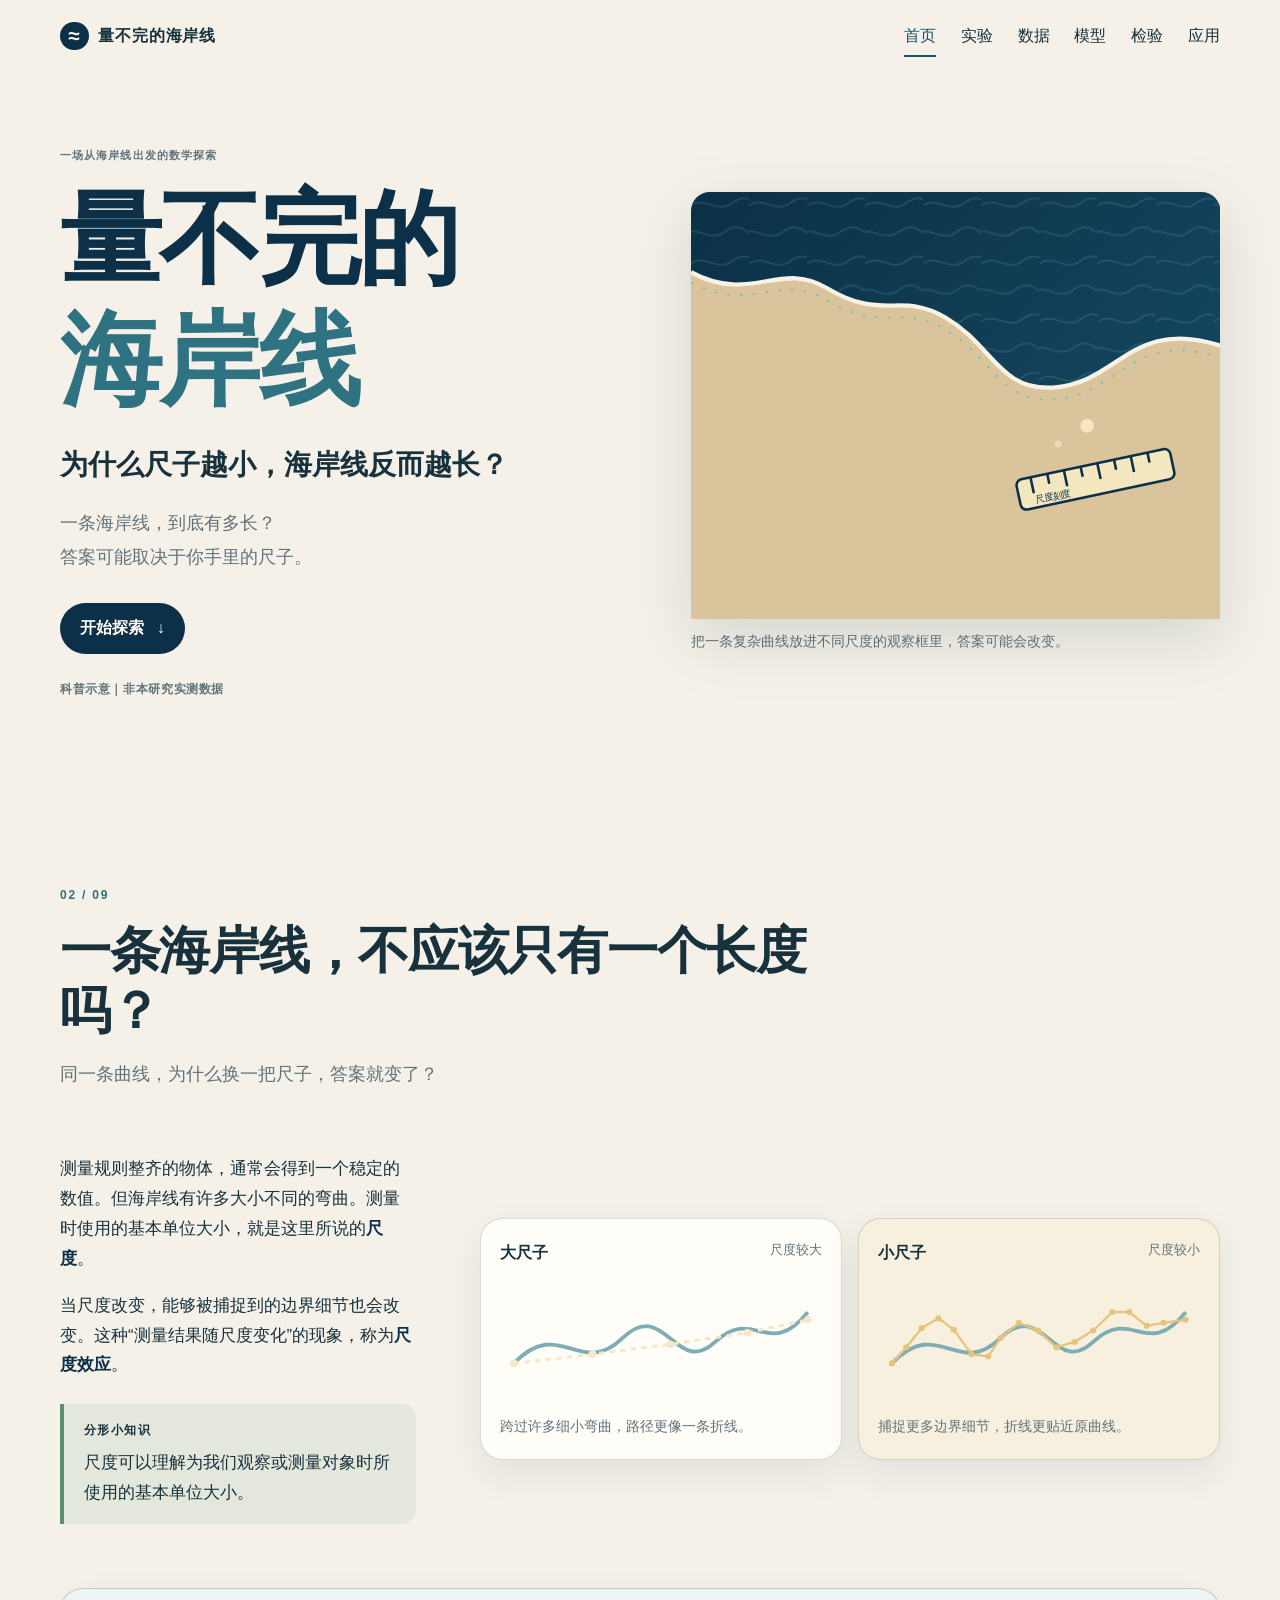
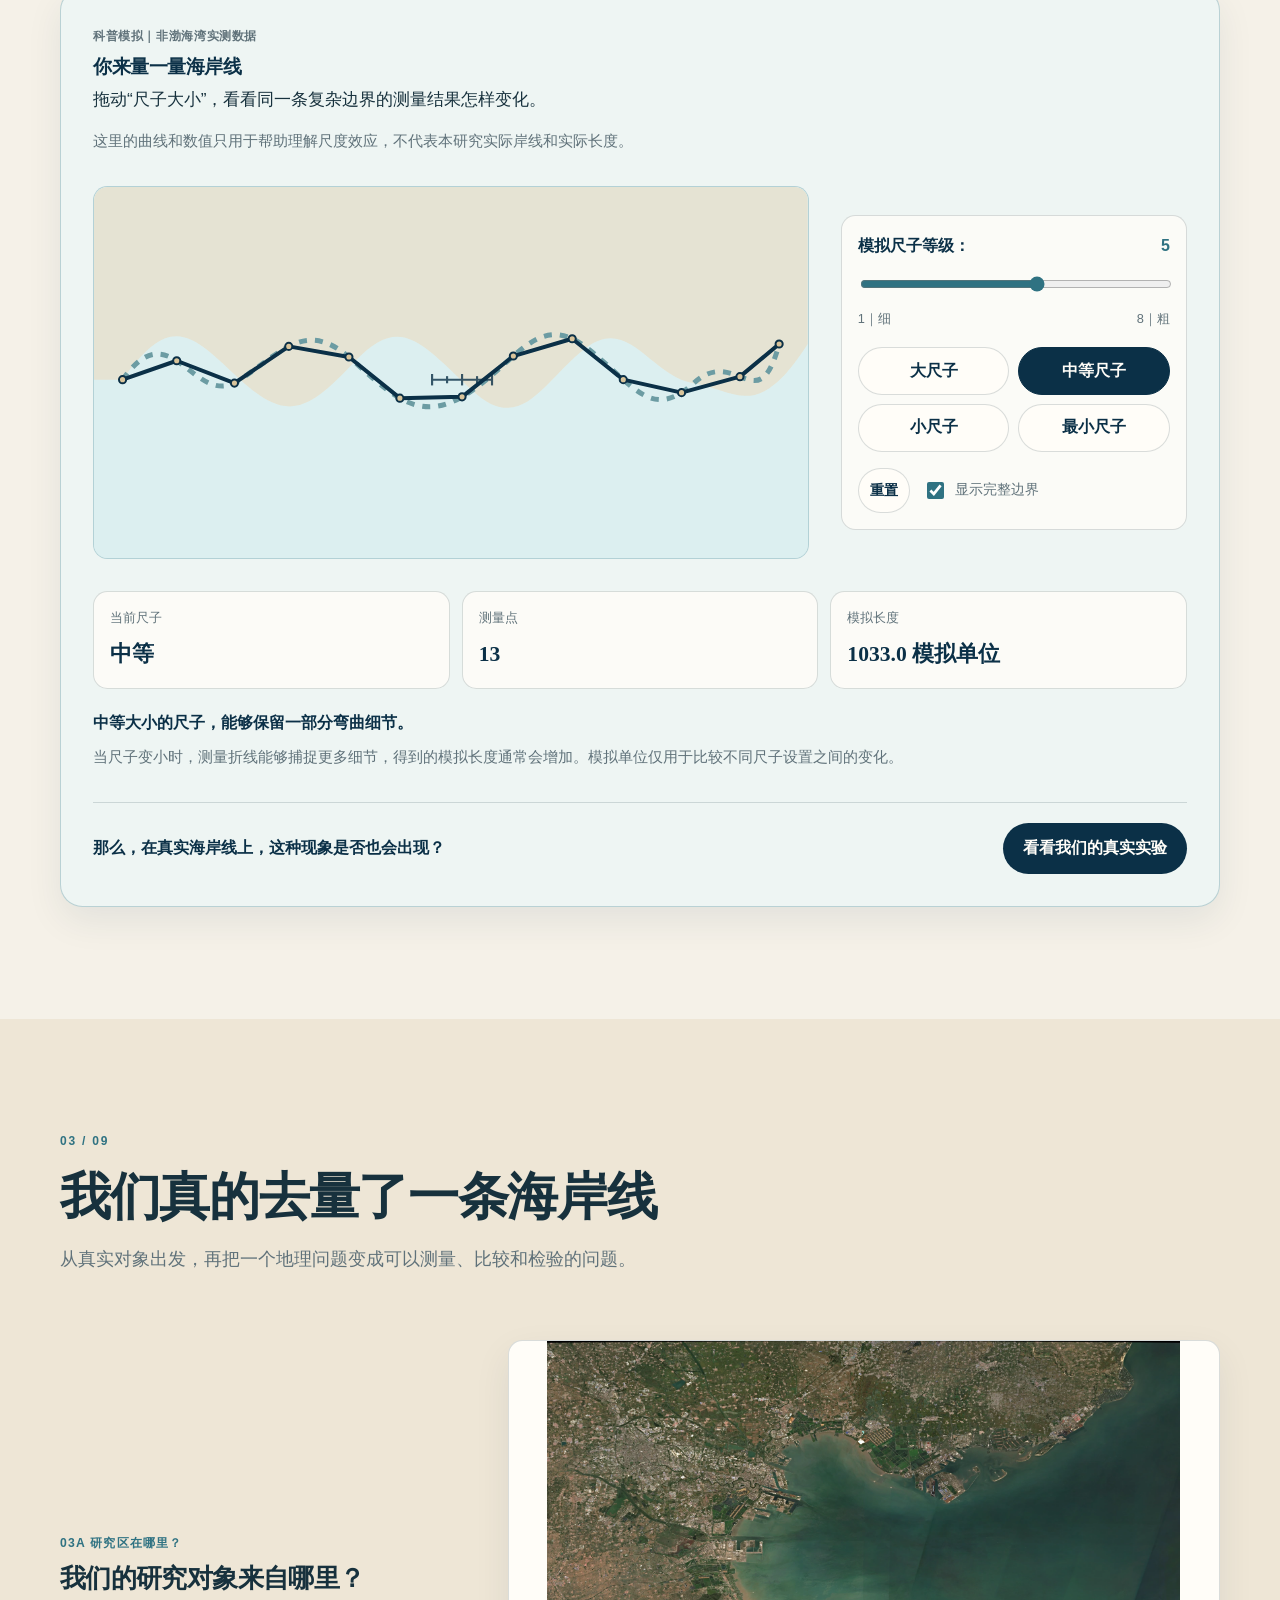
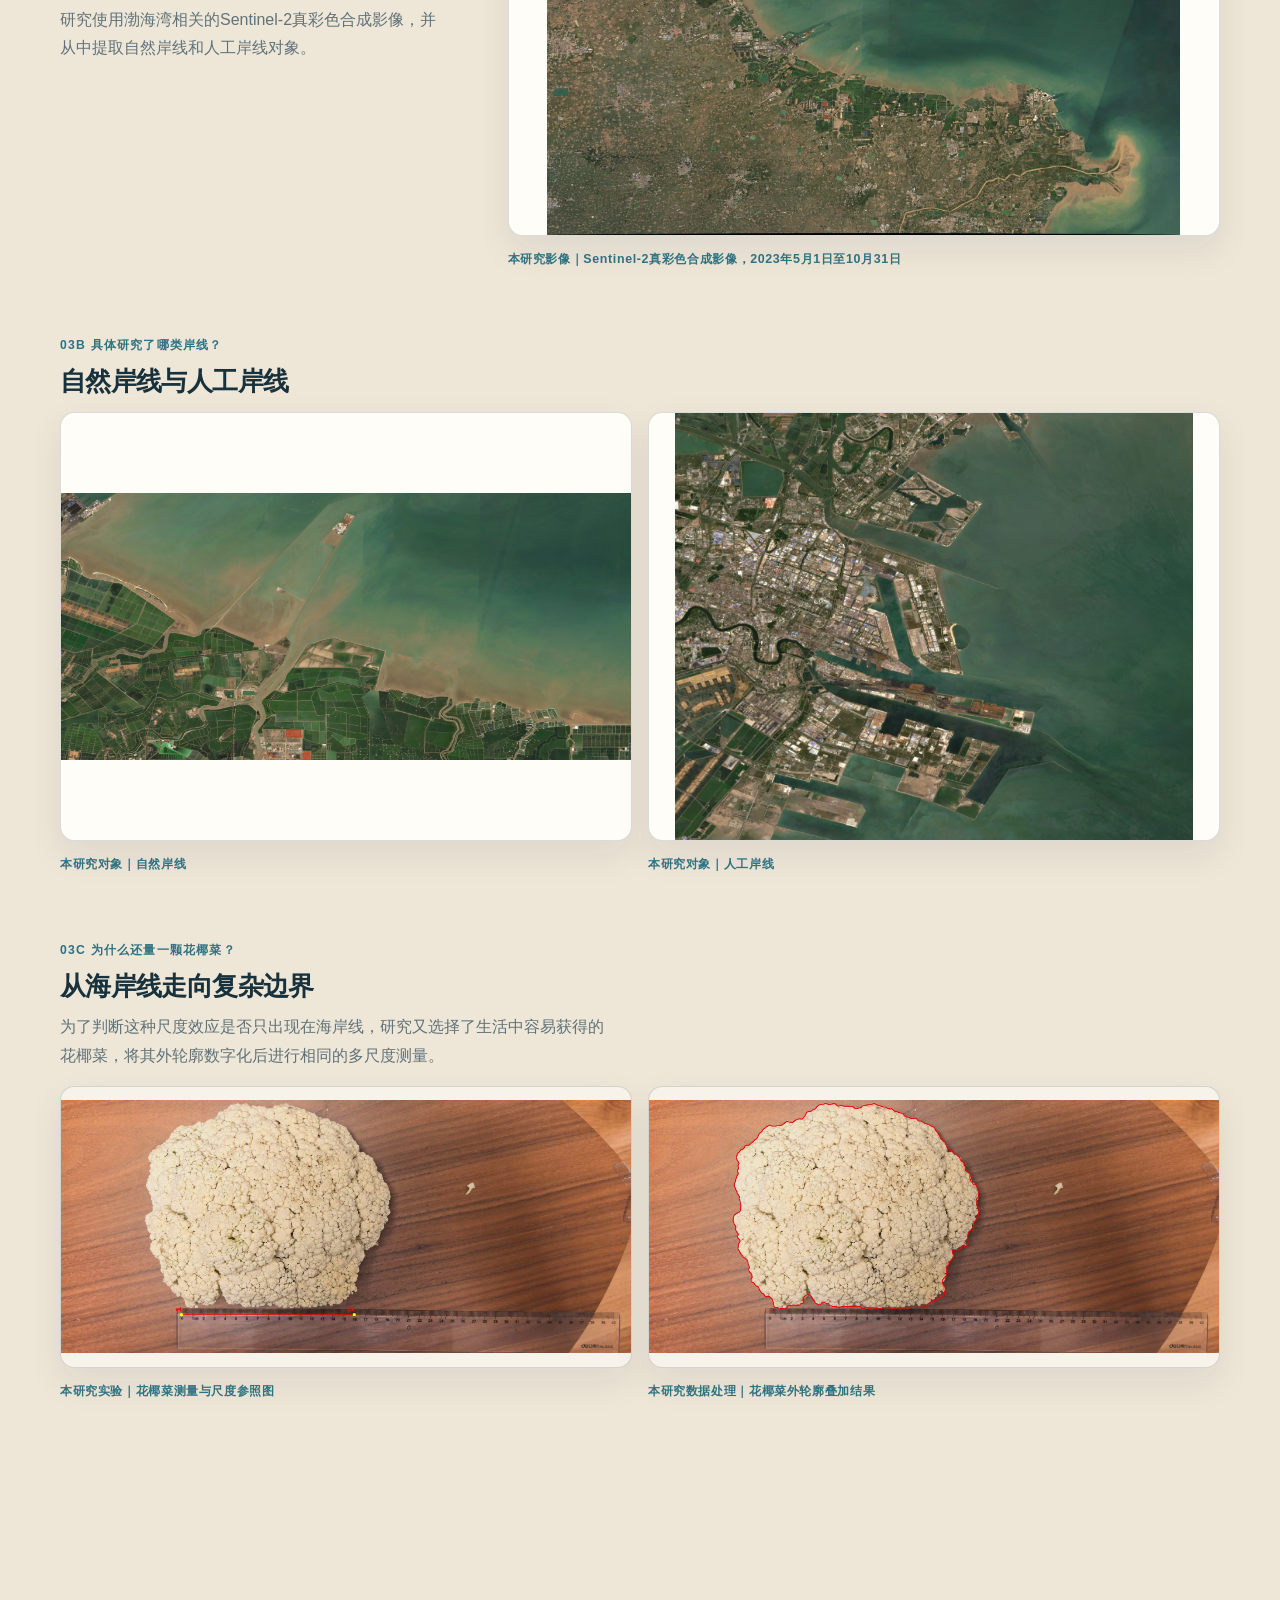
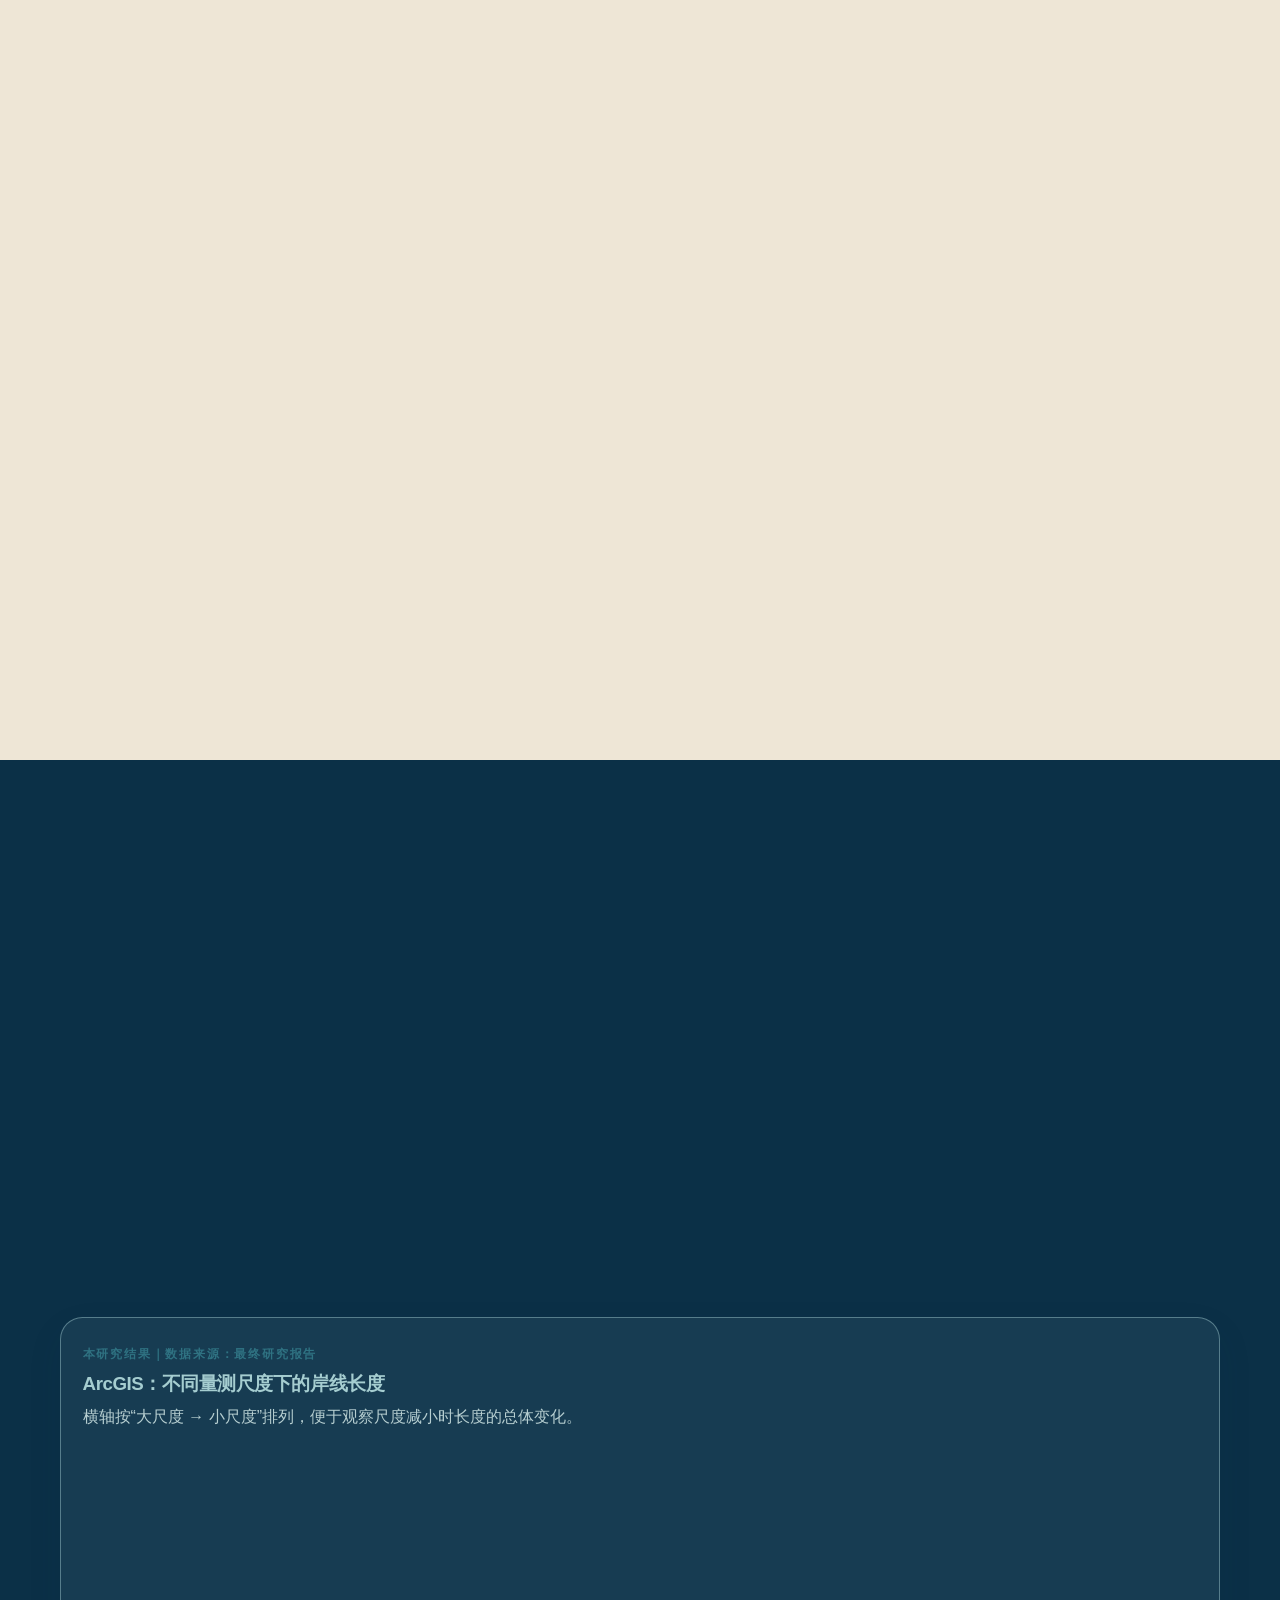
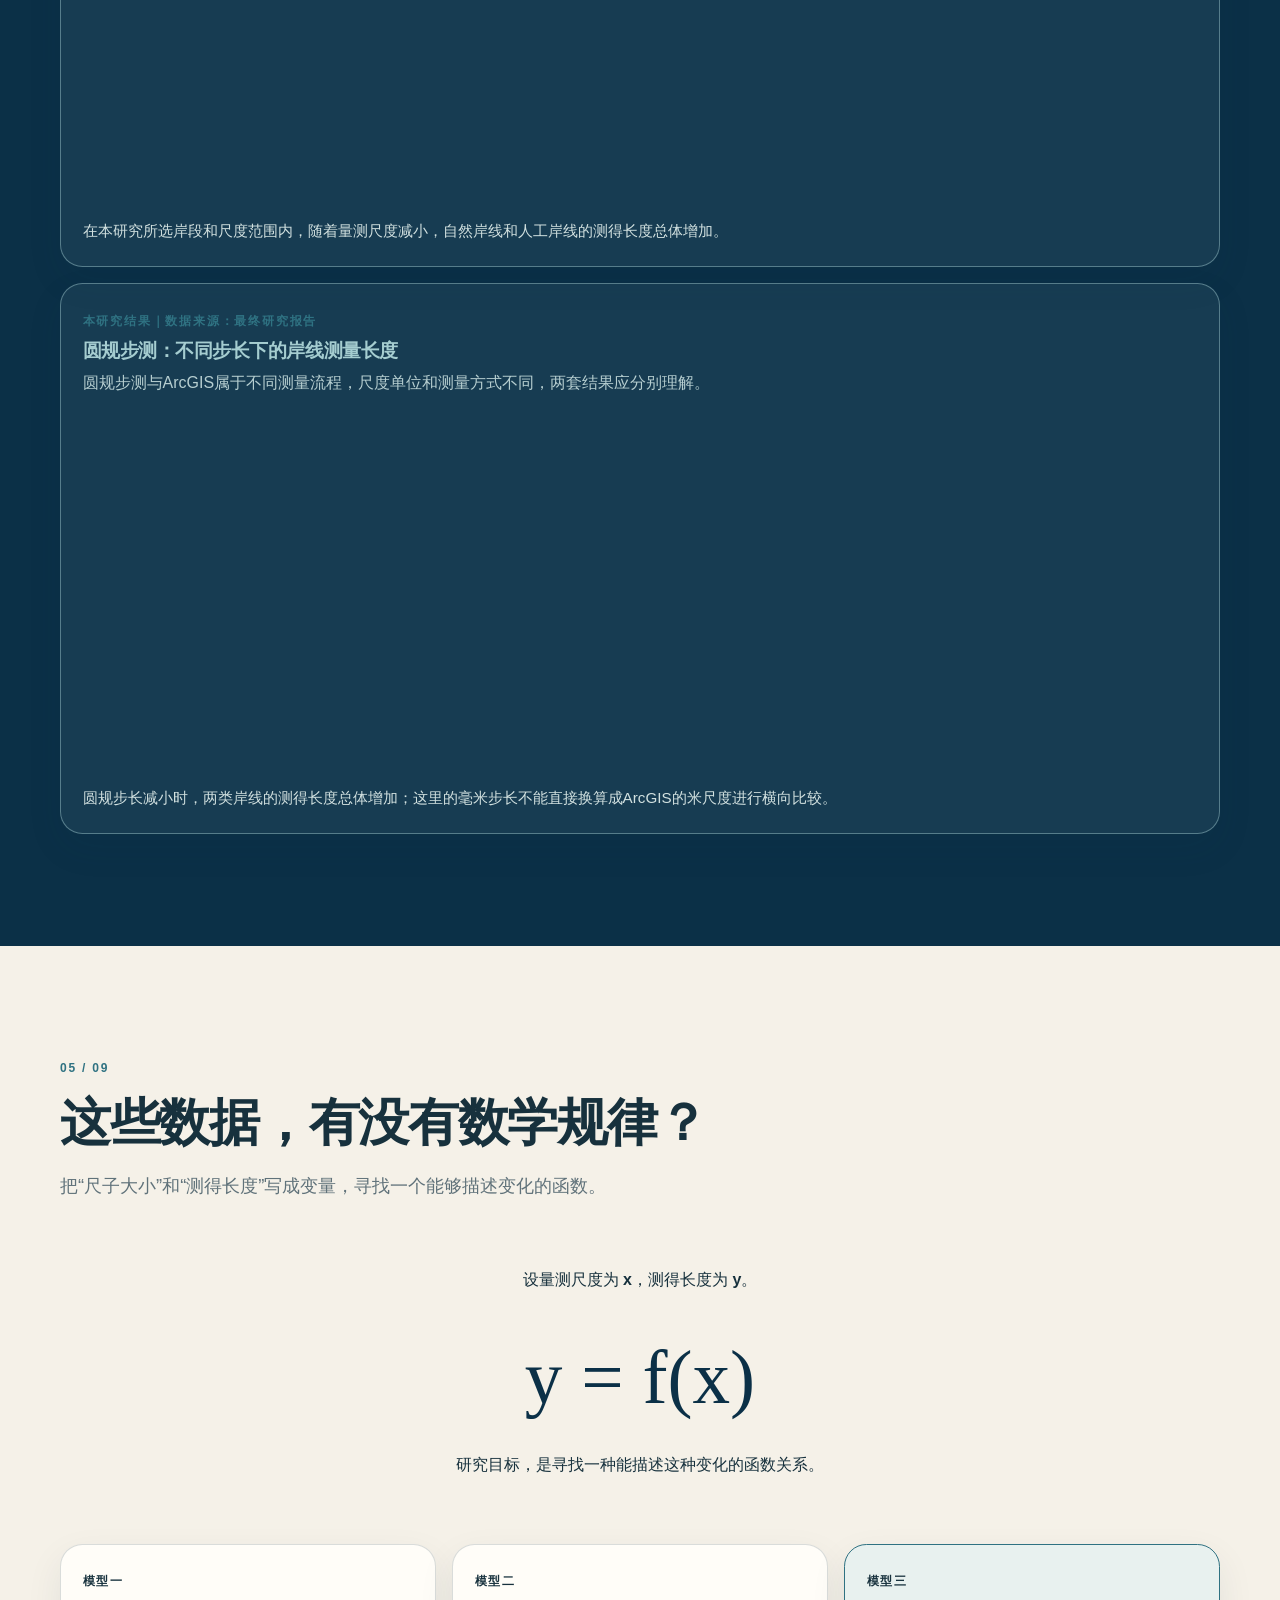
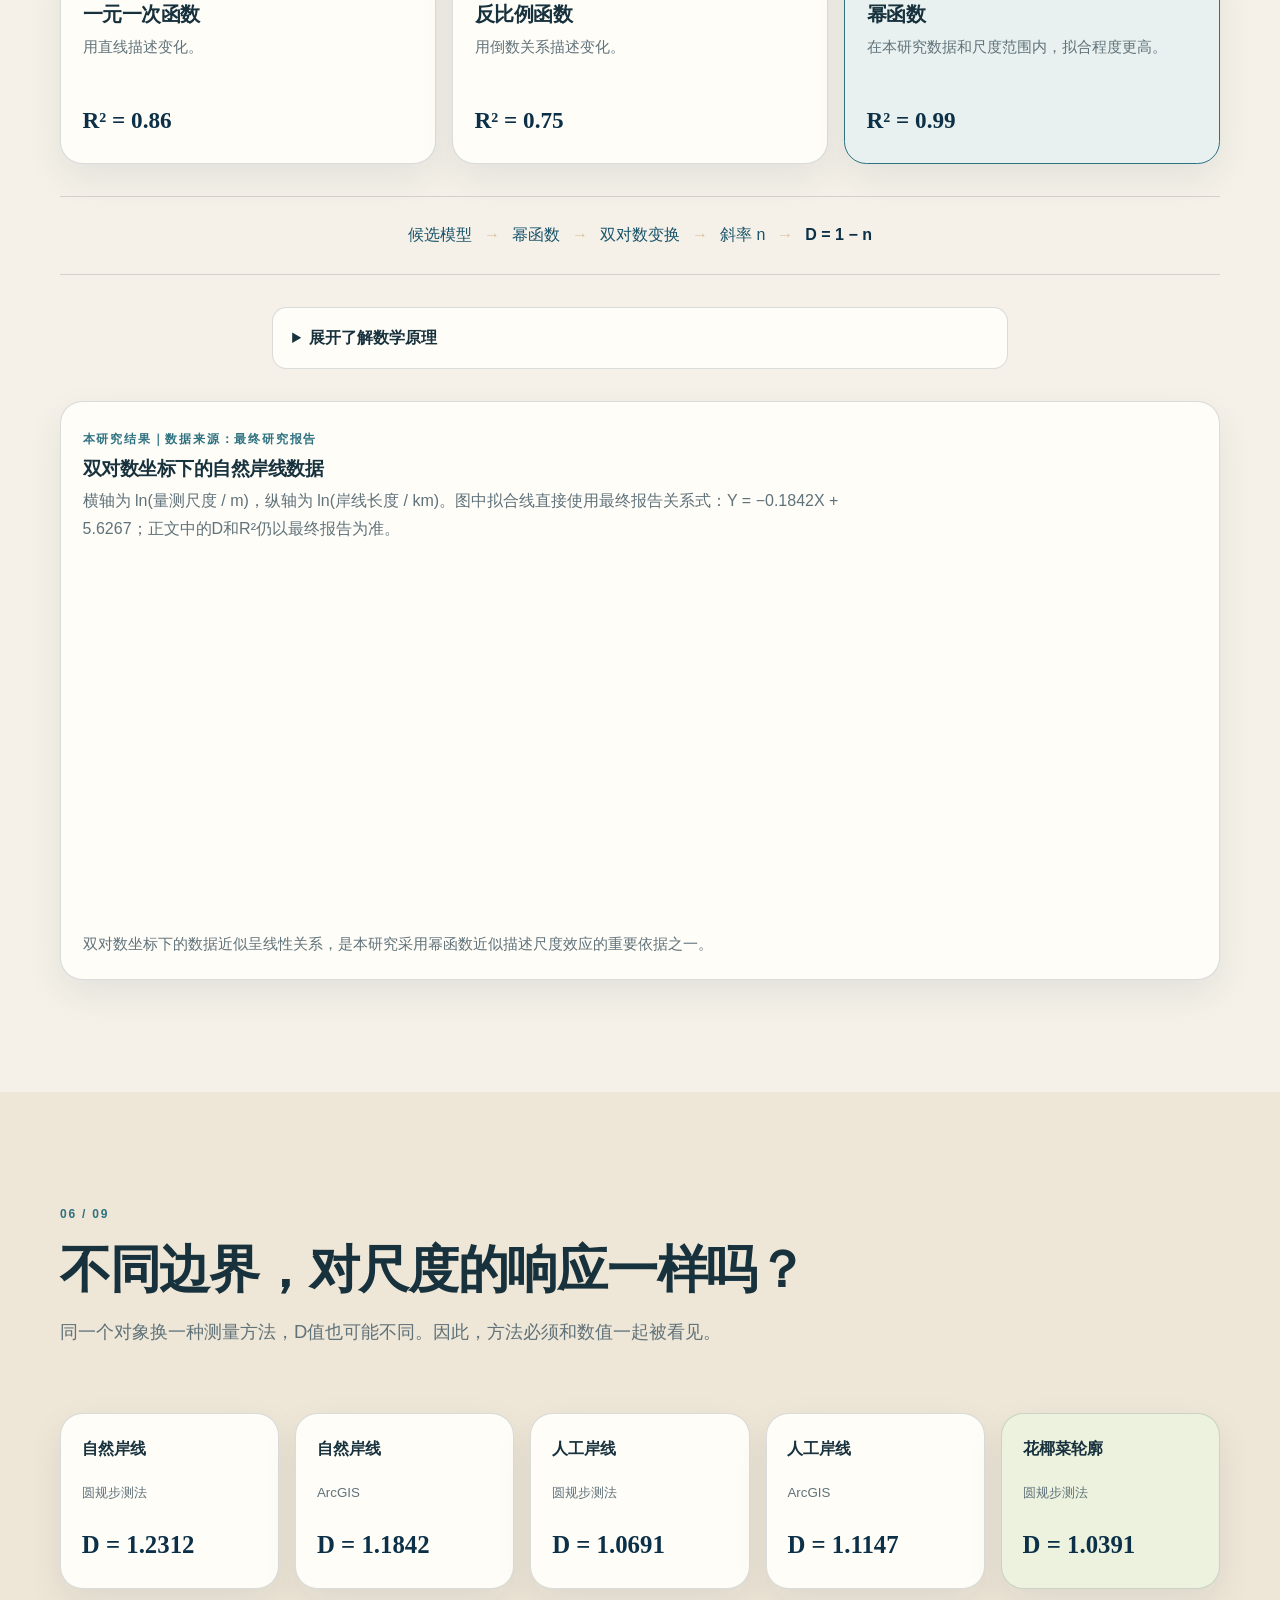
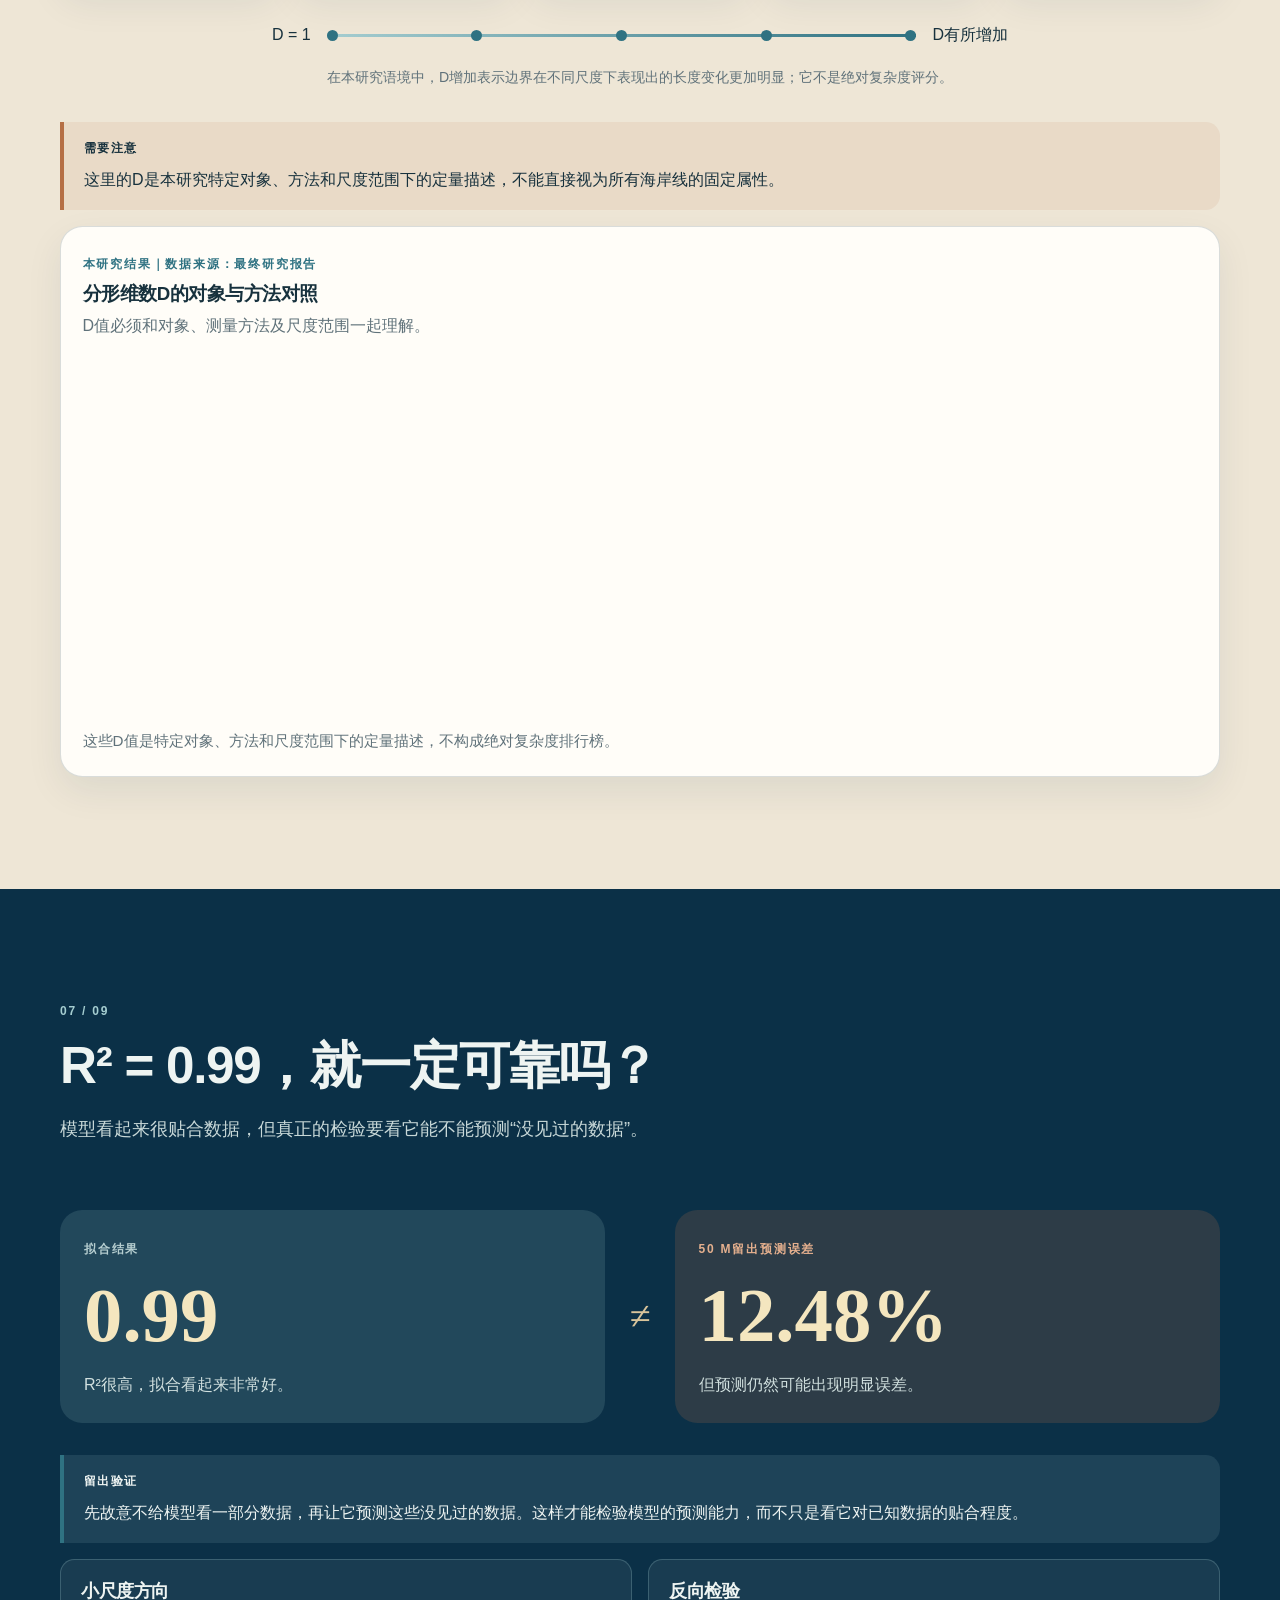
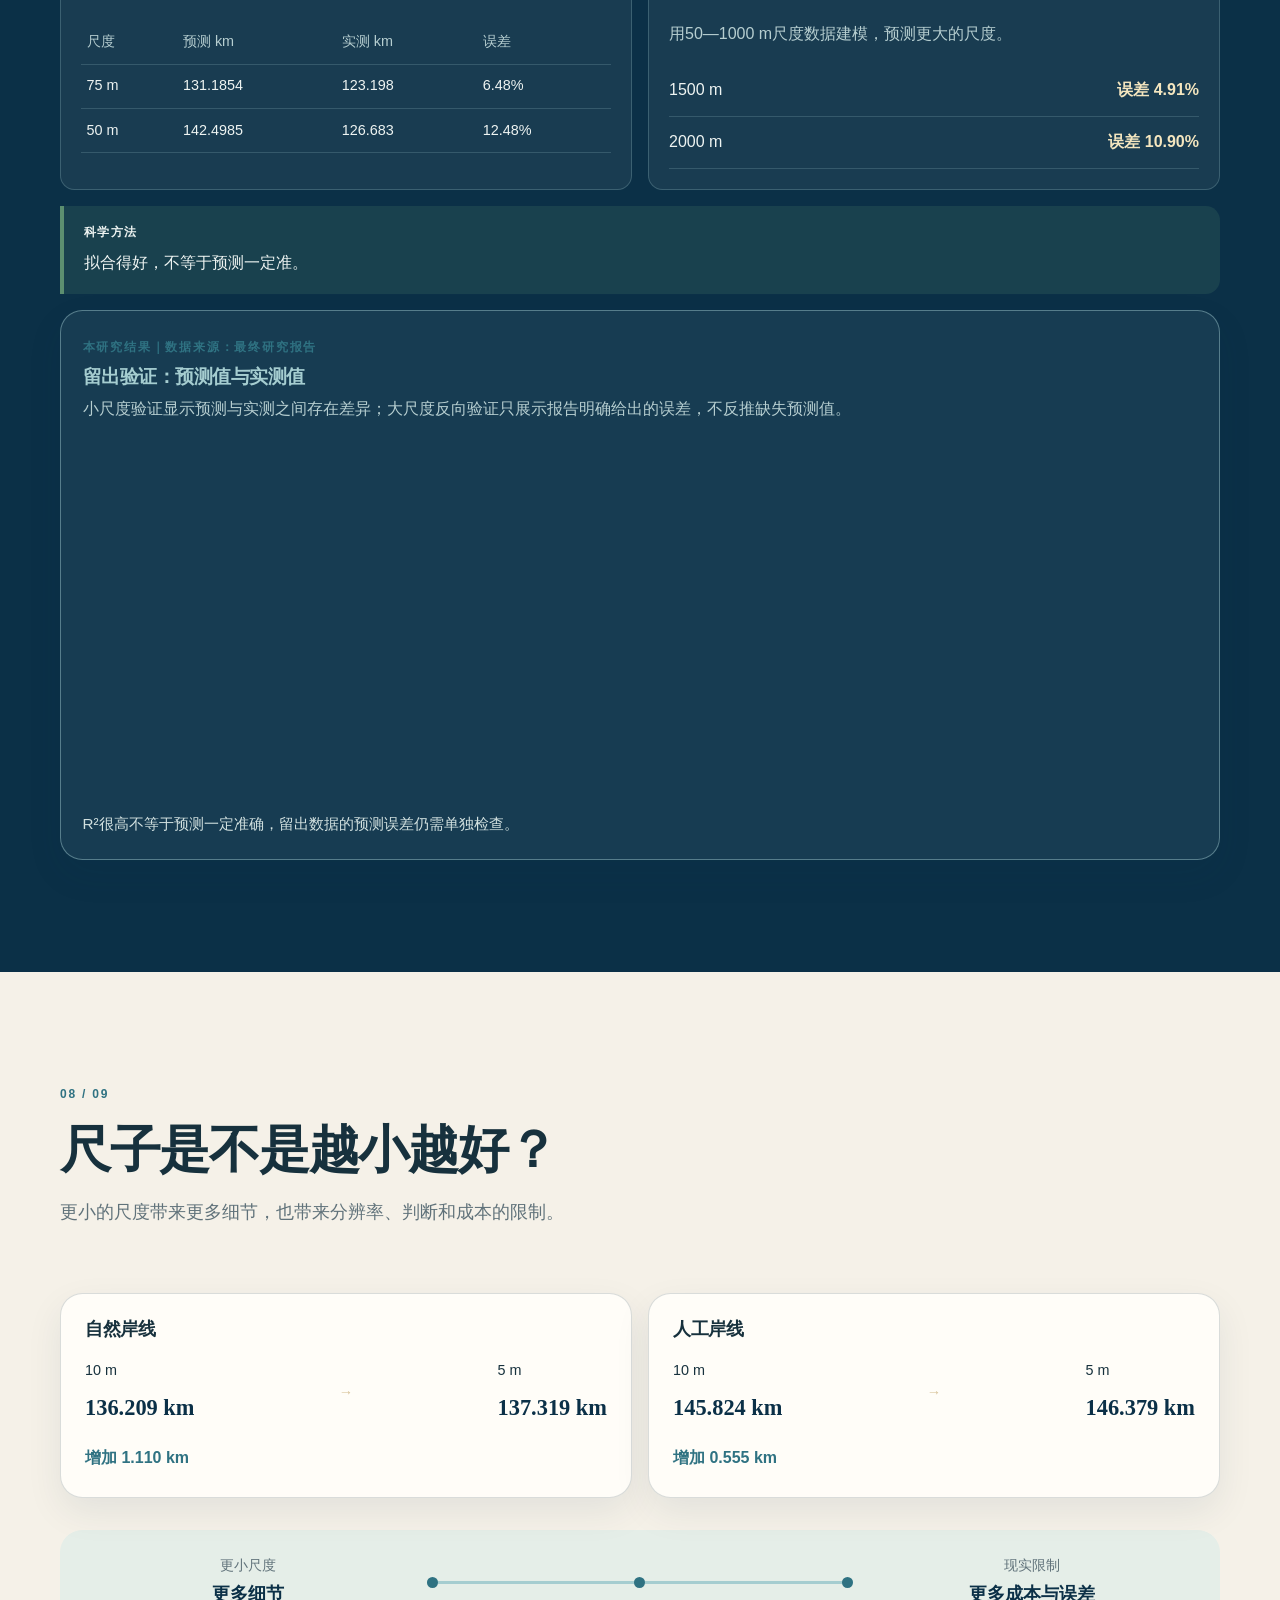
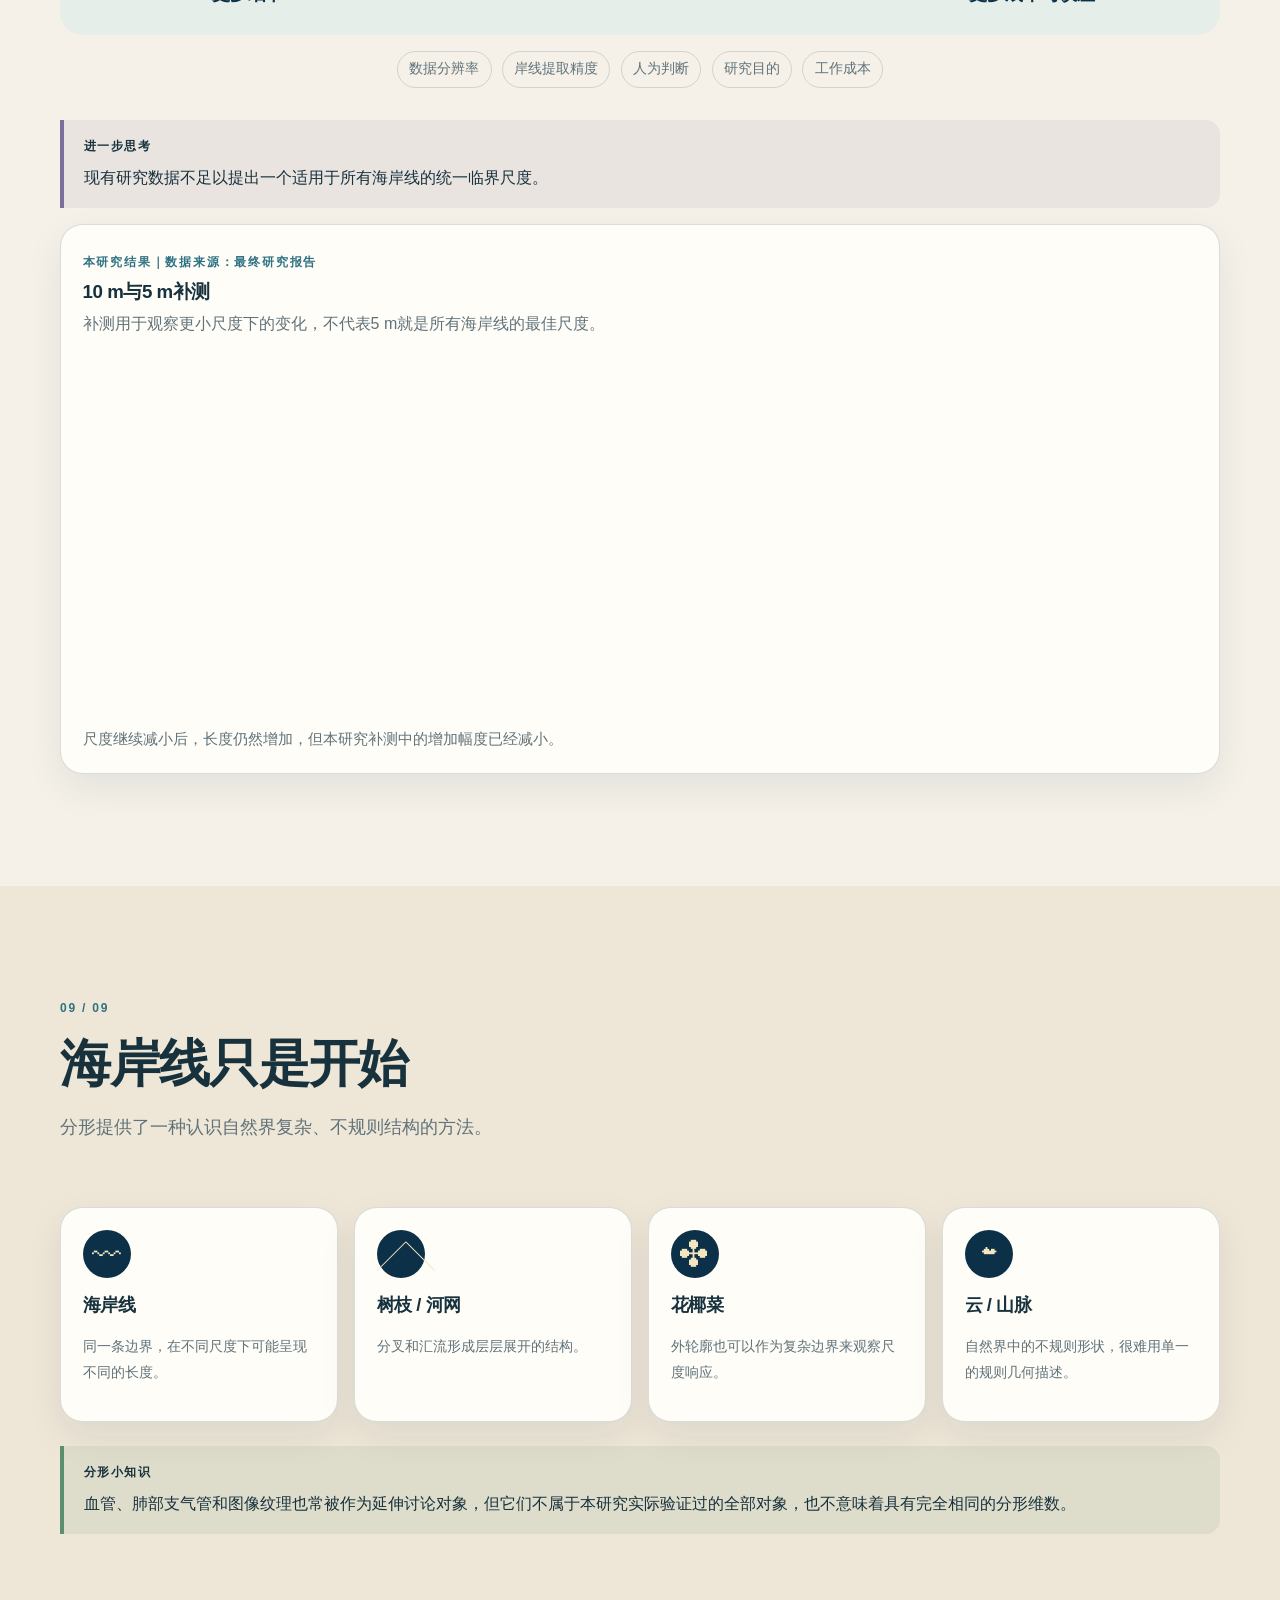
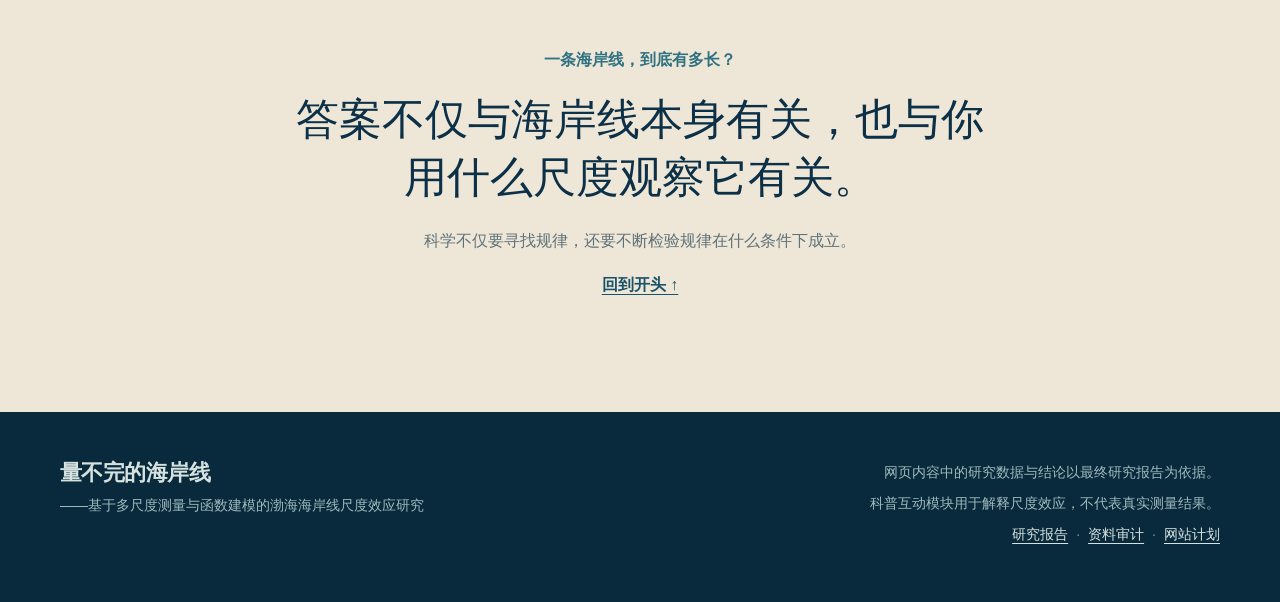
<file: index.html>
<!doctype html>
<html lang="zh-CN">
<head>
  <meta charset="utf-8">
  <meta name="viewport" content="width=device-width, initial-scale=1">
  <meta name="theme-color" content="#0b3047">
  <meta name="description" content="通过真实的渤海湾海岸线多尺度测量实验，理解海岸线悖论、尺度效应、幂函数和分形维数。">
  <meta property="og:title" content="量不完的海岸线｜从尺度效应认识分形">
  <meta property="og:description" content="通过真实的渤海湾海岸线多尺度测量实验，理解海岸线悖论、尺度效应、幂函数和分形维数。">
  <meta property="og:type" content="website">
  <title>量不完的海岸线｜从尺度效应认识分形</title>
  <link rel="icon" type="image/svg+xml" href="data:image/svg+xml,%3Csvg xmlns='http://www.w3.org/2000/svg' viewBox='0 0 64 64'%3E%3Crect width='64' height='64' rx='14' fill='%230b3047'/%3E%3Cpath d='M8 39c8-13 14 8 23-5 8-12 14 5 25-8v20H8z' fill='%235b9fb1'/%3E%3Cpath d='M8 46c10-8 16 7 26-2 9-8 15 2 22-4v16H8z' fill='%23d9c49b'/%3E%3C/svg%3E">
  <link rel="stylesheet" href="assets/css/style.css">
</head>
<body>
  <a class="skip-link" href="#main-content">跳到主要内容</a>
  <header class="site-header" data-header>
    <div class="nav-shell">
      <a class="brand" href="#hero" aria-label="返回首页">
        <span class="brand-mark" aria-hidden="true">≈</span>
        <span>量不完的海岸线</span>
      </a>
      <button class="menu-toggle" type="button" aria-expanded="false" aria-controls="primary-nav" aria-label="打开导航菜单">
        <span></span><span></span><span></span>
      </button>
      <nav id="primary-nav" class="primary-nav" aria-label="主要导航">
        <a href="#hero">首页</a>
        <a href="#experiment">实验</a>
        <a href="#data">数据</a>
        <a href="#model">模型</a>
        <a href="#validation">检验</a>
        <a href="#applications">应用</a>
      </nav>
    </div>
  </header>

  <main id="main-content">
    <section id="hero" class="hero section-shell" aria-labelledby="hero-title">
      <div class="hero-copy">
        <p class="eyebrow">一场从海岸线出发的数学探索</p>
        <h1 id="hero-title">量不完的<br><em>海岸线</em></h1>
        <p class="hero-subtitle">为什么尺子越小，海岸线反而越长？</p>
        <p class="hero-lede">一条海岸线，到底有多长？<br>答案可能取决于你手里的尺子。</p>
        <a class="button button-primary" href="#scale-effect">开始探索 <span aria-hidden="true">↓</span></a>
        <p class="science-figure-label">科普示意｜非本研究实测数据</p>
      </div>
      <figure class="hero-visual" aria-labelledby="hero-visual-caption">
        <svg viewBox="0 0 620 500" role="img" aria-label="一条由粗到细的抽象海岸线示意图">
          <defs>
            <linearGradient id="sea-gradient" x1="0" y1="0" x2="1" y2="1">
              <stop offset="0" stop-color="#0b3047"/>
              <stop offset="1" stop-color="#174e67"/>
            </linearGradient>
            <pattern id="contour-lines" width="68" height="68" patternUnits="userSpaceOnUse">
              <path d="M0 16C16 4 31 26 48 13S75 12 85 22M-9 50c16-12 31 10 48-3s27-1 37 9" fill="none" stroke="#8bc4c9" stroke-opacity=".17" stroke-width="2"/>
            </pattern>
          </defs>
          <rect width="620" height="500" rx="22" fill="url(#sea-gradient)"/>
          <rect width="620" height="500" rx="22" fill="url(#contour-lines)"/>
          <path d="M0 94C71 132 104 79 160 113c65 39 85 3 138 34 56 33 63 86 126 82 76-4 92-83 196-49v320H0Z" fill="#d9c49b"/>
          <path d="M0 94C71 132 104 79 160 113c65 39 85 3 138 34 56 33 63 86 126 82 76-4 92-83 196-49" fill="none" stroke="#f8f2e6" stroke-width="5"/>
          <path d="M0 106c70 38 104-13 160 21 65 39 85 3 138 34 56 33 63 86 126 82 76-4 92-83 196-49" fill="none" stroke="#75bec3" stroke-width="2" stroke-dasharray="3 12"/>
          <g class="hero-ruler" transform="translate(380 338) rotate(-12)">
            <rect width="184" height="36" rx="7" fill="#f4e6bf" stroke="#0b3047" stroke-width="3"/>
            <path d="M18 0v19M38 0v12M58 0v19M78 0v12M98 0v19M118 0v12M138 0v19M158 0v12" stroke="#0b3047" stroke-width="3"/>
            <text x="18" y="31" fill="#0b3047" font-size="11" font-family="sans-serif">尺度刻度</text>
          </g>
          <circle cx="464" cy="274" r="8" fill="#f4e6bf"/>
          <circle cx="430" cy="295" r="4" fill="#f4e6bf" opacity=".7"/>
        </svg>
        <figcaption id="hero-visual-caption">把一条复杂曲线放进不同尺度的观察框里，答案可能会改变。</figcaption>
      </figure>
    </section>

    <section id="scale-effect" class="section section-light" aria-labelledby="scale-title">
      <div class="section-shell">
        <div class="section-intro reveal">
          <p class="section-number">02 / 09</p>
          <h2 id="scale-title">一条海岸线，不应该只有一个长度吗？</h2>
          <p class="section-summary">同一条曲线，为什么换一把尺子，答案就变了？</p>
        </div>
        <div class="scale-layout">
          <div class="scale-explanation reveal">
            <p>测量规则整齐的物体，通常会得到一个稳定的数值。但海岸线有许多大小不同的弯曲。测量时使用的基本单位大小，就是这里所说的<strong>尺度</strong>。</p>
            <p>当尺度改变，能够被捕捉到的边界细节也会改变。这种“测量结果随尺度变化”的现象，称为<strong>尺度效应</strong>。</p>
            <aside class="science-note" aria-label="分形小知识">
              <span class="note-label">分形小知识</span>
              <p>尺度可以理解为我们观察或测量对象时所使用的基本单位大小。</p>
            </aside>
          </div>
          <div class="ruler-compare reveal" aria-label="大尺子和小尺子的静态对比示意">
            <div class="ruler-card ruler-large">
              <div class="ruler-heading"><span>大尺子</span><span class="ruler-size">尺度较大</span></div>
              <svg viewBox="0 0 420 150" role="img" aria-label="大尺子跨过曲线细节">
                <path d="M18 105C79 42 104 126 160 72s70 53 121 5 70 25 121-39" fill="none" stroke="#7daeb5" stroke-width="5"/>
                <path d="M18 105L121 93L222 80L323 65L402 48" fill="none" stroke="#f5e8c8" stroke-width="4" stroke-dasharray="7 7"/>
                <circle cx="18" cy="105" r="5" fill="#f5e8c8"/><circle cx="121" cy="93" r="5" fill="#f5e8c8"/><circle cx="222" cy="80" r="5" fill="#f5e8c8"/><circle cx="323" cy="65" r="5" fill="#f5e8c8"/><circle cx="402" cy="48" r="5" fill="#f5e8c8"/>
              </svg>
              <p>跨过许多细小弯曲，路径更像一条折线。</p>
            </div>
            <div class="ruler-card ruler-small">
              <div class="ruler-heading"><span>小尺子</span><span class="ruler-size">尺度较小</span></div>
              <svg viewBox="0 0 420 150" role="img" aria-label="小尺子捕捉更多曲线细节">
                <path d="M18 105C79 42 104 126 160 72s70 53 121 5 70 25 121-39" fill="none" stroke="#7daeb5" stroke-width="5"/>
                <path d="M18 105L37 84L57 59L79 46L99 61L122 93L144 96L160 72L184 52L209 62L233 84L257 77L281 62L306 38L328 38L351 56L373 52L402 48" fill="none" stroke="#e6c47c" stroke-width="3"/>
                <g fill="#e6c47c"><circle cx="18" cy="105" r="4"/><circle cx="37" cy="84" r="4"/><circle cx="57" cy="59" r="4"/><circle cx="79" cy="46" r="4"/><circle cx="99" cy="61" r="4"/><circle cx="122" cy="93" r="4"/><circle cx="144" cy="96" r="4"/><circle cx="160" cy="72" r="4"/><circle cx="184" cy="52" r="4"/><circle cx="209" cy="62" r="4"/><circle cx="233" cy="84" r="4"/><circle cx="257" cy="77" r="4"/><circle cx="281" cy="62" r="4"/><circle cx="306" cy="38" r="4"/><circle cx="328" cy="38" r="4"/><circle cx="351" cy="56" r="4"/><circle cx="373" cy="52" r="4"/><circle cx="402" cy="48" r="4"/></g>
              </svg>
              <p>捕捉更多边界细节，折线更贴近原曲线。</p>
            </div>
          </div>
        </div>
        <div class="coastline-demo reveal" data-coastline-demo>
          <div class="demo-heading">
            <span class="science-figure-label">科普模拟｜非渤海湾实测数据</span>
            <h3>你来量一量海岸线</h3>
            <p class="demo-subtitle">拖动“尺子大小”，看看同一条复杂边界的测量结果怎样变化。</p>
            <p class="demo-notice">这里的曲线和数值只用于帮助理解尺度效应，不代表本研究实际岸线和实际长度。</p>
          </div>
          <div class="demo-layout">
            <div class="demo-svg-wrap">
              <svg id="coastline-demo-svg" viewBox="0 0 1000 520" role="img" aria-labelledby="coastline-demo-title coastline-demo-desc">
                <title id="coastline-demo-title">不同尺子大小测量复杂边界的科普模拟</title>
                <desc id="coastline-demo-desc">尺子变小时，采样点增加，测量折线更贴近固定的复杂边界。</desc>
                <rect class="demo-ocean" x="0" y="0" width="1000" height="520"></rect>
                <path class="demo-land" d="M0 0H1000V220C930 330 900 285 840 275S750 180 690 225S600 350 530 285S430 175 365 245S270 330 205 270S110 170 40 270H0Z"></path>
                <path id="coastline-reference-path" class="demo-reference-path" d="M40 270C110 170 140 315 205 270S300 185 365 245S465 330 530 285S625 175 690 225S780 330 840 275S930 330 960 220" fill="none"></path>
                <polyline id="coastline-measurement-line" class="demo-measurement-line" points=""></polyline>
                <g id="coastline-measurement-points" class="demo-measurement-points"></g>
                <g id="coastline-ruler" class="demo-ruler" aria-hidden="true"><line x1="-42" y1="0" x2="42" y2="0"></line><line x1="-42" y1="-8" x2="-42" y2="8"></line><line x1="-21" y1="-5" x2="-21" y2="5"></line><line x1="0" y1="-8" x2="0" y2="8"></line><line x1="21" y1="-5" x2="21" y2="5"></line><line x1="42" y1="-8" x2="42" y2="8"></line></g>
              </svg>
            </div>
            <div class="demo-controls">
              <label class="demo-range-label" for="coastline-scale-range">模拟尺子等级：<output id="coastline-scale-output" for="coastline-scale-range">5</output></label>
              <input id="coastline-scale-range" type="range" min="1" max="8" step="1" value="5">
              <div class="demo-range-ends" aria-hidden="true"><span>1｜细</span><span>8｜粗</span></div>
              <div class="demo-preset-buttons" role="group" aria-label="预设模拟尺子等级">
                <button type="button" class="demo-preset" data-demo-level="8">大尺子</button>
                <button type="button" class="demo-preset" data-demo-level="5">中等尺子</button>
                <button type="button" class="demo-preset" data-demo-level="2">小尺子</button>
                <button type="button" class="demo-preset" data-demo-level="1">最小尺子</button>
              </div>
              <div class="demo-secondary-actions"><button type="button" class="button button-secondary demo-reset">重置</button><label class="demo-toggle"><input type="checkbox" class="demo-reference-toggle" checked> 显示完整边界</label></div>
            </div>
          </div>
          <div class="demo-stats" aria-label="科普模拟实时结果"><div><span>当前尺子</span><strong id="coastline-level-stat">中等</strong></div><div><span>测量点</span><strong id="coastline-points-stat">—</strong></div><div><span>模拟长度</span><strong id="coastline-length-stat" aria-live="polite">—</strong></div></div>
          <p class="demo-explanation" id="coastline-explanation">尺子变小后，测量开始捕捉更多边界细节。</p>
          <p class="demo-summary">当尺子变小时，测量折线能够捕捉更多细节，得到的模拟长度通常会增加。模拟单位仅用于比较不同尺子设置之间的变化。</p>
          <div class="demo-next-step"><p>那么，在真实海岸线上，这种现象是否也会出现？</p><a class="button button-primary" href="#experiment">看看我们的真实实验</a></div>
          <noscript><p class="science-note">启用JavaScript后可体验交互式尺度实验。</p></noscript>
        </div>
      </div>
    </section>

    <section id="experiment" class="section section-sand" aria-labelledby="experiment-title">
      <div class="section-shell">
        <div class="section-intro reveal">
          <p class="section-number">03 / 09</p>
          <h2 id="experiment-title">我们真的去量了一条海岸线</h2>
          <p class="section-summary">从真实对象出发，再把一个地理问题变成可以测量、比较和检验的问题。</p>
        </div>
        <div class="study-region reveal">
          <div class="study-region-copy"><p class="subsection-kicker">03A 研究区在哪里？</p><h3>我们的研究对象来自哪里？</h3><p>研究使用渤海湾相关的Sentinel-2真彩色合成影像，并从中提取自然岸线和人工岸线对象。</p></div>
          <figure class="research-figure"><img src="assets/images/research/bohai/bohai-s2-rgb-2023-web.webp" alt="渤海湾Sentinel-2真彩色合成影像网页展示副本" loading="lazy"><figcaption><span class="research-figure-label">本研究影像｜Sentinel-2真彩色合成影像，2023年5月1日至10月31日</span></figcaption></figure>
        </div>
        <div class="coast-study reveal"><div class="subsection-heading"><p class="subsection-kicker">03B 具体研究了哪类岸线？</p><h3>自然岸线与人工岸线</h3></div><div class="coast-figure-grid"><figure class="research-figure"><img src="assets/images/research/bohai/natural-coast-web.webp" alt="渤海湾近似自然岸线研究图" loading="lazy"><figcaption><span class="research-figure-label">本研究对象｜自然岸线</span></figcaption></figure><figure class="research-figure"><img src="assets/images/research/bohai/artificial-coast-web.webp" alt="渤海湾人工岸线研究图" loading="lazy"><figcaption><span class="research-figure-label">本研究对象｜人工岸线</span></figcaption></figure></div></div>
        <div class="cauliflower-study reveal"><div class="subsection-heading"><p class="subsection-kicker">03C 为什么还量一颗花椰菜？</p><h3>从海岸线走向复杂边界</h3><p>为了判断这种尺度效应是否只出现在海岸线，研究又选择了生活中容易获得的花椰菜，将其外轮廓数字化后进行相同的多尺度测量。</p></div><div class="cauliflower-figure-grid"><figure class="research-figure"><img src="assets/images/research/cauliflower/cauliflower-calibration.jpg" alt="带尺度参照点的花椰菜测量与校准图" loading="lazy"><figcaption><span class="research-figure-label">本研究实验｜花椰菜测量与尺度参照图</span></figcaption></figure><div class="figure-arrow" aria-hidden="true">→</div><figure class="research-figure"><img src="assets/images/research/cauliflower/cauliflower-contour-overlay.jpg" alt="花椰菜外轮廓叠加处理结果" loading="lazy"><figcaption><span class="research-figure-label">本研究数据处理｜花椰菜外轮廓叠加结果</span></figcaption></figure></div></div>
        <div class="method-grid reveal"><article class="method-card"><p class="subsection-kicker">03D 我们怎么测？</p><h3>圆规步测法</h3><div class="process-flow"><span>固定步长</span><i>↓</i><span>沿边界移动</span><i>↓</i><span>记录步数</span><i>↓</i><strong>长度 = 步数 × 步长</strong></div></article><article class="method-card"><h3>ArcGIS数字化测量</h3><p>用不同量测尺度对同一岸线进行数字化长度测量。在不同尺度下重复测量，以比较尺度变化对长度结果的影响。</p><span class="method-meta">本研究结果 · 方法需明确标注</span></article></div>
        <div class="chart-card reveal"><div class="chart-card-heading"><span class="placeholder-kicker">本研究结果｜数据来源：最终研究报告</span><h3>花椰菜轮廓在不同量测尺度下的长度变化</h3><p>这是花椰菜二维外轮廓的最终平均结果，单位为毫米。</p></div><div class="chart-wrap"><canvas id="cauliflowerChart" aria-label="花椰菜轮廓在不同量测尺度下的长度变化折线图"></canvas></div><p class="chart-conclusion">随着量测尺度减小，花椰菜轮廓的测得长度也总体增加。</p></div>
      </div>
    </section>

    <section id="data" class="section section-deep" aria-labelledby="data-title">
      <div class="section-shell">
        <div class="section-intro section-intro-light reveal"><p class="section-number">04 / 09</p><h2 id="data-title">尺子真的越小，测得越长吗？</h2><p class="section-summary">先看真实测量结果，再讨论它可能遵循的数学规律。</p></div>
        <div class="research-note research-note-dark reveal"><span class="note-label">本研究结果</span><div class="data-highlight"><div><span class="metric-label">2000 m 量测尺度</span><strong>64.557 <small>km</small></strong></div><div class="metric-arrow" aria-hidden="true">→</div><div><span class="metric-label">50 m 量测尺度</span><strong>126.683 <small>km</small></strong></div></div><p>在本研究所选岸段和测量范围内，随着量测尺度减小，测得长度总体增加。</p></div>
        <div class="chart-card chart-card-dark reveal"><div class="chart-card-heading"><div><span class="placeholder-kicker">本研究结果｜数据来源：最终研究报告</span><h3>ArcGIS：不同量测尺度下的岸线长度</h3><p>横轴按“大尺度 → 小尺度”排列，便于观察尺度减小时长度的总体变化。</p></div></div><div class="chart-wrap"><canvas id="arcgisChart" aria-label="ArcGIS不同量测尺度下自然岸线和人工岸线长度折线图"></canvas></div><p class="chart-conclusion">在本研究所选岸段和尺度范围内，随着量测尺度减小，自然岸线和人工岸线的测得长度总体增加。</p></div>
        <div class="chart-card chart-card-dark reveal"><div class="chart-card-heading"><div><span class="placeholder-kicker">本研究结果｜数据来源：最终研究报告</span><h3>圆规步测：不同步长下的岸线测量长度</h3><p>圆规步测与ArcGIS属于不同测量流程，尺度单位和测量方式不同，两套结果应分别理解。</p></div></div><div class="chart-wrap"><canvas id="compassChart" aria-label="圆规步测不同步长下自然岸线和人工岸线长度折线图"></canvas></div><p class="chart-conclusion">圆规步长减小时，两类岸线的测得长度总体增加；这里的毫米步长不能直接换算成ArcGIS的米尺度进行横向比较。</p></div>
      </div>
    </section>

    <section id="model" class="section section-light" aria-labelledby="model-title">
      <div class="section-shell">
        <div class="section-intro reveal"><p class="section-number">05 / 09</p><h2 id="model-title">这些数据，有没有数学规律？</h2><p class="section-summary">把“尺子大小”和“测得长度”写成变量，寻找一个能够描述变化的函数。</p></div>
        <div class="equation-lead reveal"><p>设量测尺度为 <strong>x</strong>，测得长度为 <strong>y</strong>。</p><div class="equation-main">y = f(x)</div><p>研究目标，是寻找一种能描述这种变化的函数关系。</p></div>
        <div class="model-cards">
          <article class="model-card reveal"><span class="model-type">模型一</span><h3>一元一次函数</h3><p>用直线描述变化。</p><strong>R² = 0.86</strong></article>
          <article class="model-card reveal"><span class="model-type">模型二</span><h3>反比例函数</h3><p>用倒数关系描述变化。</p><strong>R² = 0.75</strong></article>
          <article class="model-card model-card-accent reveal"><span class="model-type">模型三</span><h3>幂函数</h3><p>在本研究数据和尺度范围内，拟合程度更高。</p><strong>R² = 0.99</strong></article>
        </div>
        <div class="model-flow reveal" aria-label="从候选模型到分形维数的流程"><span>候选模型</span><i>→</i><span>幂函数</span><i>→</i><span>双对数变换</span><i>→</i><span>斜率 n</span><i>→</i><strong>D = 1 − n</strong></div>
<details class="formula-details reveal"><summary>展开了解数学原理</summary><div class="formula-content"><p>幂函数写作：</p><div class="formula">y = c x<sup>n</sup></div><p>本研究双对数图使用自然对数，关系变成：</p><div class="formula">ln y = n ln x + ln c</div><p>在双对数坐标中，数据若近似一条直线，就可以利用直线斜率 <strong>n</strong> 描述变化，再计算：</p><div class="formula">D = 1 − n</div></div></details>
<div class="chart-card reveal"><div class="chart-card-heading"><span class="placeholder-kicker">本研究结果｜数据来源：最终研究报告</span><h3>双对数坐标下的自然岸线数据</h3><p>横轴为 ln(量测尺度 / m)，纵轴为 ln(岸线长度 / km)。图中拟合线直接使用最终报告关系式：Y = −0.1842X + 5.6267；正文中的D和R²仍以最终报告为准。</p></div><div class="chart-wrap"><canvas id="logChart" aria-label="以自然对数表示的自然岸线双对数散点和最终报告拟合线"></canvas></div><p class="chart-conclusion">双对数坐标下的数据近似呈线性关系，是本研究采用幂函数近似描述尺度效应的重要依据之一。</p></div>
      </div>
    </section>

    <section id="fractal-dimension" class="section section-sand" aria-labelledby="dimension-title">
      <div class="section-shell">
        <div class="section-intro reveal"><p class="section-number">06 / 09</p><h2 id="dimension-title">不同边界，对尺度的响应一样吗？</h2><p class="section-summary">同一个对象换一种测量方法，D值也可能不同。因此，方法必须和数值一起被看见。</p></div>
        <div class="dimension-grid">
          <article class="dimension-card reveal"><span>自然岸线</span><small>圆规步测法</small><strong>D = 1.2312</strong></article>
          <article class="dimension-card reveal"><span>自然岸线</span><small>ArcGIS</small><strong>D = 1.1842</strong></article>
          <article class="dimension-card reveal"><span>人工岸线</span><small>圆规步测法</small><strong>D = 1.0691</strong></article>
          <article class="dimension-card reveal"><span>人工岸线</span><small>ArcGIS</small><strong>D = 1.1147</strong></article>
          <article class="dimension-card dimension-card-cauliflower reveal"><span>花椰菜轮廓</span><small>圆规步测法</small><strong>D = 1.0391</strong></article>
        </div>
        <div class="dimension-scale reveal"><span>D = 1</span><div class="scale-line"><i></i><i></i><i></i><i></i><i></i></div><span>D有所增加</span><p>在本研究语境中，D增加表示边界在不同尺度下表现出的长度变化更加明显；它不是绝对复杂度评分。</p></div>
        <aside class="warning-note reveal"><span class="note-label">需要注意</span><p>这里的D是本研究特定对象、方法和尺度范围下的定量描述，不能直接视为所有海岸线的固定属性。</p></aside>
        <div class="chart-card reveal"><div class="chart-card-heading"><span class="placeholder-kicker">本研究结果｜数据来源：最终研究报告</span><h3>分形维数D的对象与方法对照</h3><p>D值必须和对象、测量方法及尺度范围一起理解。</p></div><div class="chart-wrap"><canvas id="dimensionChart" aria-label="自然岸线、人工岸线和花椰菜轮廓的分形维数D横向点图"></canvas></div><p class="chart-conclusion">这些D值是特定对象、方法和尺度范围下的定量描述，不构成绝对复杂度排行榜。</p></div>
      </div>
    </section>

    <section id="validation" class="section section-deep" aria-labelledby="validation-title">
      <div class="section-shell">
        <div class="section-intro section-intro-light reveal"><p class="section-number">07 / 09</p><h2 id="validation-title">R² = 0.99，就一定可靠吗？</h2><p class="section-summary">模型看起来很贴合数据，但真正的检验要看它能不能预测“没见过的数据”。</p></div>
        <div class="validation-contrast reveal"><div class="validation-panel fit-panel"><span class="validation-kicker">拟合结果</span><strong>0.99</strong><p>R²很高，拟合看起来非常好。</p></div><div class="validation-divider" aria-hidden="true">≠</div><div class="validation-panel error-panel"><span class="validation-kicker">50 m留出预测误差</span><strong>12.48%</strong><p>但预测仍然可能出现明显误差。</p></div></div>
        <div class="research-note research-note-dark reveal"><span class="note-label">留出验证</span><p>先故意不给模型看一部分数据，再让它预测这些没见过的数据。这样才能检验模型的预测能力，而不只是看它对已知数据的贴合程度。</p></div>
        <div class="validation-grid">
          <article class="validation-table-card reveal"><h3>小尺度方向</h3><table><thead><tr><th>尺度</th><th>预测 km</th><th>实测 km</th><th>误差</th></tr></thead><tbody><tr><td>75 m</td><td>131.1854</td><td>123.198</td><td>6.48%</td></tr><tr><td>50 m</td><td>142.4985</td><td>126.683</td><td>12.48%</td></tr></tbody></table></article>
          <article class="validation-table-card reveal"><h3>反向检验</h3><p>用50—1000 m尺度数据建模，预测更大的尺度。</p><ul class="plain-list"><li><span>1500 m</span><strong>误差 4.91%</strong></li><li><span>2000 m</span><strong>误差 10.90%</strong></li></ul></article>
        </div>
        <aside class="science-note science-note-dark reveal"><span class="note-label">科学方法</span><p>拟合得好，不等于预测一定准。</p></aside>
        <div class="chart-card chart-card-dark reveal"><div class="chart-card-heading"><span class="placeholder-kicker">本研究结果｜数据来源：最终研究报告</span><h3>留出验证：预测值与实测值</h3><p>小尺度验证显示预测与实测之间存在差异；大尺度反向验证只展示报告明确给出的误差，不反推缺失预测值。</p></div><div class="chart-wrap"><canvas id="validationChart" aria-label="75米和50米尺度预测值与实测值对照图"></canvas></div><p class="chart-conclusion">R²很高不等于预测一定准确，留出数据的预测误差仍需单独检查。</p></div>
      </div>
    </section>

    <section id="scale-limit" class="section section-light" aria-labelledby="limit-title">
      <div class="section-shell">
        <div class="section-intro reveal"><p class="section-number">08 / 09</p><h2 id="limit-title">尺子是不是越小越好？</h2><p class="section-summary">更小的尺度带来更多细节，也带来分辨率、判断和成本的限制。</p></div>
        <div class="supplement-grid">
          <article class="supplement-card reveal"><h3>自然岸线</h3><div class="supplement-values"><span>10 m <strong>136.209 km</strong></span><i>→</i><span>5 m <strong>137.319 km</strong></span></div><p>增加 1.110 km</p></article>
          <article class="supplement-card reveal"><h3>人工岸线</h3><div class="supplement-values"><span>10 m <strong>145.824 km</strong></span><i>→</i><span>5 m <strong>146.379 km</strong></span></div><p>增加 0.555 km</p></article>
        </div>
        <div class="balance-card reveal"><div><span>更小尺度</span><strong>更多细节</strong></div><div class="balance-line" aria-hidden="true"><i></i><i></i><i></i></div><div><span>现实限制</span><strong>更多成本与误差</strong></div></div>
        <div class="constraint-grid reveal"><span>数据分辨率</span><span>岸线提取精度</span><span>人为判断</span><span>研究目的</span><span>工作成本</span></div>
        <aside class="thinking-note reveal"><span class="note-label">进一步思考</span><p>现有研究数据不足以提出一个适用于所有海岸线的统一临界尺度。</p></aside>
        <div class="chart-card reveal"><div class="chart-card-heading"><span class="placeholder-kicker">本研究结果｜数据来源：最终研究报告</span><h3>10 m与5 m补测</h3><p>补测用于观察更小尺度下的变化，不代表5 m就是所有海岸线的最佳尺度。</p></div><div class="chart-wrap"><canvas id="fineScaleChart" aria-label="自然岸线和人工岸线10米与5米补测长度连接图"></canvas></div><p class="chart-conclusion">尺度继续减小后，长度仍然增加，但本研究补测中的增加幅度已经减小。</p></div>
      </div>
    </section>

    <section id="applications" class="section section-sand" aria-labelledby="applications-title">
      <div class="section-shell">
        <div class="section-intro reveal"><p class="section-number">09 / 09</p><h2 id="applications-title">海岸线只是开始</h2><p class="section-summary">分形提供了一种认识自然界复杂、不规则结构的方法。</p></div>
        <div class="application-grid">
          <article class="application-card reveal"><div class="application-icon shoreline" aria-hidden="true">〰</div><h3>海岸线</h3><p>同一条边界，在不同尺度下可能呈现不同的长度。</p></article>
          <article class="application-card reveal"><div class="application-icon branches" aria-hidden="true">╱╲</div><h3>树枝 / 河网</h3><p>分叉和汇流形成层层展开的结构。</p></article>
          <article class="application-card reveal"><div class="application-icon cauliflower" aria-hidden="true">✣</div><h3>花椰菜</h3><p>外轮廓也可以作为复杂边界来观察尺度响应。</p></article>
          <article class="application-card reveal"><div class="application-icon cloud" aria-hidden="true">☁</div><h3>云 / 山脉</h3><p>自然界中的不规则形状，很难用单一的规则几何描述。</p></article>
        </div>
        <div class="science-note reveal"><span class="note-label">分形小知识</span><p>血管、肺部支气管和图像纹理也常被作为延伸讨论对象，但它们不属于本研究实际验证过的全部对象，也不意味着具有完全相同的分形维数。</p></div>
        <div class="closing-question reveal"><p>一条海岸线，到底有多长？</p><blockquote>答案不仅与海岸线本身有关，也与你用什么尺度观察它有关。</blockquote><p class="closing-insight">科学不仅要寻找规律，还要不断检验规律在什么条件下成立。</p><a class="text-link" href="#hero">回到开头 ↑</a></div>
      </div>
    </section>
  </main>

  <footer class="site-footer"><div class="section-shell footer-shell"><div><h2>量不完的海岸线</h2><p>——基于多尺度测量与函数建模的渤海海岸线尺度效应研究</p></div><div class="footer-meta"><p>网页内容中的研究数据与结论以最终研究报告为依据。</p><p>科普互动模块用于解释尺度效应，不代表真实测量结果。</p><p><a href="docs/研究报告20260929.docx">研究报告</a><span>·</span><a href="SOURCE_AUDIT.md">资料审计</a><span>·</span><a href="SITE_PLAN.md">网站计划</a></p></div></div></footer>
  <script src="assets/vendor/chart.umd.min.js" defer></script>
  <script src="assets/js/main.js" defer></script>
  <script src="assets/js/charts.js" defer></script>
  <script src="assets/js/coastline-demo.js" defer></script>
</body>
</html>
</file>
<file: assets/css/style.css>
:root {
  --color-bg: #f5f1e8;
  --color-surface: #fffdf8;
  --color-surface-soft: #e9f0ed;
  --color-text: #17313d;
  --color-muted: #60727a;
  --color-ocean-deep: #0b3047;
  --color-ocean: #18536a;
  --color-water-light: #a5cdd0;
  --color-sand: #d9c49b;
  --color-research: #2f7282;
  --color-science: #5c8f70;
  --color-warning: #b56f45;
  --color-thinking: #7d6f9b;
  --color-line: rgba(23, 49, 61, .16);
  --shadow-soft: 0 14px 36px rgba(11, 48, 71, .08);
  --radius-sm: .45rem;
  --radius-md: .9rem;
  --radius-lg: 1.4rem;
  --space-xs: .5rem;
  --space-sm: .85rem;
  --space-md: 1.25rem;
  --space-lg: 2rem;
  --space-xl: 4rem;
  --space-2xl: 7rem;
  --content-width: 1160px;
  --reading-width: 780px;
  --ease: 220ms ease;
  color: var(--color-text);
  font-family: "PingFang SC", "Microsoft YaHei", "Noto Sans SC", sans-serif;
  font-size: 16px;
  line-height: 1.78;
}

* { box-sizing: border-box; }
html { scroll-behavior: smooth; }
body { margin: 0; background: var(--color-bg); color: var(--color-text); overflow-x: hidden; }
body.nav-open { overflow: hidden; }
a { color: inherit; }
button, a { -webkit-tap-highlight-color: transparent; }
.skip-link { position: fixed; top: -4rem; left: 1rem; z-index: 20; background: var(--color-sand); padding: .65rem 1rem; border-radius: var(--radius-sm); }
.skip-link:focus { top: 1rem; }
.site-header { position: sticky; top: 0; z-index: 10; background: rgba(245, 241, 232, .95); border-bottom: 1px solid transparent; transition: var(--ease); }
.site-header.is-scrolled { border-color: var(--color-line); box-shadow: 0 3px 20px rgba(11,48,71,.04); }
.nav-shell, .section-shell { width: min(calc(100% - 2.5rem), var(--content-width)); margin-inline: auto; }
.nav-shell { min-height: 4.5rem; display: flex; align-items: center; justify-content: space-between; gap: 1.5rem; }
.brand { display: inline-flex; gap: .6rem; align-items: center; font-weight: 700; text-decoration: none; letter-spacing: .05em; }
.brand-mark { display: grid; place-items: center; width: 1.8rem; height: 1.8rem; border-radius: 50%; color: #f8f2e6; background: var(--color-ocean-deep); font-size: 1.3rem; line-height: 1; }
.primary-nav { display: flex; gap: 1.55rem; align-items: center; }
.primary-nav a { position: relative; color: var(--color-text); text-decoration: none; font-size: .98rem; transition: color var(--ease); }
.primary-nav a:hover, .primary-nav a:focus-visible, .primary-nav a.is-active, .primary-nav a[aria-current="page"] { color: var(--color-ocean); }
.primary-nav a.is-active::after, .primary-nav a[aria-current="page"]::after { content: ""; position: absolute; left: 0; right: 0; bottom: -.45rem; height: 2px; background: var(--color-ocean); }
.menu-toggle { display: none; border: 1px solid var(--color-line); background: transparent; border-radius: var(--radius-sm); width: 2.75rem; height: 2.5rem; padding: .5rem; }
.menu-toggle span { display: block; height: 2px; margin: 4px 0; background: var(--color-ocean-deep); }
.section { padding: var(--space-2xl) 0; }
.section-light { background: var(--color-bg); }
.section-sand { background: #eee6d6; }
.section-deep { background: var(--color-ocean-deep); color: #eef4f2; }
.hero { min-height: clamp(600px, calc(100vh - 8.5rem), 700px); display: grid; grid-template-columns: .95fr 1.05fr; gap: var(--space-xl); align-items: center; padding-top: 3rem; padding-bottom: 3rem; }
.eyebrow, .section-number, .science-figure-label, .research-figure-label, .placeholder-kicker, .model-type, .validation-kicker { text-transform: uppercase; letter-spacing: .15em; font-size: .75rem; font-weight: 700; }
.eyebrow { color: var(--color-muted); margin: 0 0 var(--space-sm); font-size: .68rem; letter-spacing: .1em; font-weight: 600; }
h1, h2, h3, p { margin-top: 0; }
h1, h2, h3 { line-height: 1.18; letter-spacing: -.025em; }
h1 { font-size: clamp(3.5rem, 8vw, 6.8rem); margin-bottom: 1.2rem; color: var(--color-ocean-deep); }
h1 em { color: var(--color-research); font-style: normal; }
.hero-subtitle { font-size: clamp(1.25rem, 2.5vw, 1.75rem); font-weight: 650; margin-bottom: 1.1rem; }
.hero-lede { color: var(--color-muted); font-size: 1.1rem; line-height: 1.9; margin-bottom: 1.8rem; }
.button { display: inline-flex; align-items: center; gap: .8rem; min-height: 3.2rem; padding: .65rem 1.25rem; border-radius: 999px; text-decoration: none; font-weight: 700; transition: transform var(--ease), background var(--ease); }
.button:hover, .button:focus-visible { transform: translateY(-2px); }
.button-primary { color: #fffdf8; background: var(--color-ocean-deep); }
.button-primary:hover, .button-primary:focus-visible { background: var(--color-ocean); }
.science-figure-label, .research-figure-label { margin: 1.5rem 0 0; letter-spacing: .05em; text-transform: none; font-weight: 650; font-size: .78rem; }
.science-figure-label { color: var(--color-muted); }
.research-figure-label { color: var(--color-research); }
.hero-visual { width: 92%; max-width: 620px; justify-self: end; margin: 0; position: relative; }
.hero-visual svg { display: block; width: 100%; height: auto; filter: drop-shadow(0 20px 30px rgba(11,48,71,.14)); }
figcaption { color: var(--color-muted); font-size: .85rem; margin-top: .7rem; }
.section-intro { max-width: var(--reading-width); margin-bottom: var(--space-xl); }
.section-number { color: var(--color-research); margin-bottom: .9rem; }
.section-deep .section-number { color: var(--color-water-light); }
h2 { font-size: clamp(2rem, 4vw, 3.5rem); margin-bottom: 1rem; }
.section-summary { font-size: 1.15rem; color: var(--color-muted); max-width: 680px; }
.section-intro-light .section-summary { color: #c8d8d8; }
.scale-layout { display: grid; grid-template-columns: .65fr 1.35fr; gap: var(--space-xl); align-items: center; }
.scale-explanation { max-width: 34rem; font-size: 1.05rem; }
.scale-explanation strong { color: var(--color-ocean-deep); }
.science-note, .research-note, .warning-note, .thinking-note { border-left: 4px solid var(--color-science); padding: 1rem 1.25rem; background: rgba(92,143,112,.11); border-radius: 0 var(--radius-md) var(--radius-md) 0; }
.science-note { margin-top: 1.5rem; }
.research-note { border-color: var(--color-research); background: rgba(47,114,130,.1); }
.warning-note { border-color: var(--color-warning); background: rgba(181,111,69,.1); }
.thinking-note { border-color: var(--color-thinking); background: rgba(125,111,155,.1); }
.note-label { display: block; font-size: .77rem; font-weight: 800; letter-spacing: .12em; margin-bottom: .35rem; }
.science-note p, .research-note p, .warning-note p, .thinking-note p { margin: 0; }
.ruler-compare { display: grid; grid-template-columns: 1fr 1fr; gap: 1rem; }
.ruler-card, .object-card, .method-card, .model-card, .dimension-card, .supplement-card, .application-card { background: var(--color-surface); border: 1px solid var(--color-line); border-radius: var(--radius-lg); box-shadow: var(--shadow-soft); }
.ruler-card { padding: 1.2rem; }
.ruler-heading { display: flex; justify-content: space-between; gap: .8rem; font-weight: 750; }
.ruler-size { color: var(--color-muted); font-size: .8rem; font-weight: 500; }
.ruler-card svg { width: 100%; height: auto; margin: 1rem 0 .4rem; }
.ruler-card p { color: var(--color-muted); margin: 0; font-size: .9rem; }
.ruler-small { background: #f7f0df; }
.object-grid, .method-grid, .dimension-grid, .supplement-grid, .application-grid, .validation-grid { display: grid; gap: 1rem; }
.study-region { display: grid; grid-template-columns: .7fr 1.3fr; gap: var(--space-xl); align-items: center; margin-bottom: var(--space-xl); }
.study-region-copy, .subsection-heading { max-width: 34rem; }
.subsection-kicker { color: var(--color-research); font-size: .76rem; font-weight: 800; letter-spacing: .1em; margin-bottom: .55rem; }
.study-region-copy h3, .subsection-heading h3 { font-size: 1.6rem; margin-bottom: .75rem; }
.study-region-copy p:not(.subsection-kicker), .subsection-heading p:not(.subsection-kicker) { color: var(--color-muted); }
.research-figure { margin: 0; }
.research-figure img { display: block; width: 100%; height: auto; max-height: 31rem; object-fit: contain; border-radius: var(--radius-md); border: 1px solid var(--color-line); background: var(--color-surface); box-shadow: var(--shadow-soft); }
.coast-study, .cauliflower-study { margin-bottom: var(--space-xl); }
.subsection-heading { margin-bottom: 1rem; }
.coast-figure-grid { display: grid; grid-template-columns: 1fr 1fr; gap: 1rem; }
.coast-figure-grid .research-figure img { aspect-ratio: 4 / 3; object-fit: contain; }
.cauliflower-figure-grid { display: grid; grid-template-columns: 1fr 1fr; gap: 1rem; align-items: start; }
.cauliflower-figure-grid .research-figure img { width: 100%; height: clamp(15rem, 22vw, 20rem); aspect-ratio: 16 / 10; object-fit: contain; background: #f7f3ea; }
.cauliflower-figure-grid .figure-arrow { display: none; }
.figure-arrow { color: var(--color-sand); font-family: Georgia, serif; font-size: 2rem; }
.object-grid { grid-template-columns: repeat(3, 1fr); margin-bottom: var(--space-lg); }
.object-card { padding: 1.5rem; min-height: 14rem; position: relative; }
.object-index { color: var(--color-sand); font-family: Georgia, serif; font-size: 3rem; line-height: 1; margin-bottom: .7rem; }
.object-card h3, .method-card h3 { font-size: 1.3rem; }
.object-card p { color: var(--color-muted); font-size: .95rem; }
.tag { display: inline-block; padding: .22rem .55rem; border-radius: 999px; font-size: .75rem; font-weight: 700; }
.tag-research { color: var(--color-research); background: rgba(47,114,130,.1); }
.tag-science { color: var(--color-science); background: rgba(92,143,112,.12); }
.method-grid { grid-template-columns: 1fr 1fr; margin-bottom: var(--space-lg); }
.method-card { padding: 1.5rem; }
.process-flow { display: flex; align-items: center; justify-content: space-between; gap: .65rem; flex-wrap: wrap; color: var(--color-ocean); font-size: .88rem; }
.process-flow i { color: var(--color-sand); font-style: normal; }
.process-flow strong { display: block; width: 100%; padding-top: .8rem; color: var(--color-ocean-deep); }
.method-card p { color: var(--color-muted); }
.method-meta { color: var(--color-research); font-size: .82rem; }
.placeholder-grid { display: grid; grid-template-columns: 1fr 1fr; gap: 1rem; }
.image-placeholder { min-height: 13rem; margin: 0; padding: 1.5rem; border: 1px dashed rgba(47,114,130,.55); border-radius: var(--radius-lg); background: rgba(255,253,248,.46); display: grid; place-content: center; text-align: center; }
.placeholder-icon { width: 3rem; height: 3rem; display: grid; place-items: center; margin: 0 auto .6rem; border-radius: 50%; color: var(--color-ocean); background: rgba(165,205,208,.45); font-size: 1.7rem; }
.image-placeholder figcaption { color: var(--color-text); font-weight: 700; margin: 0; }
.image-placeholder small { color: var(--color-muted); }
.research-note-dark { background: rgba(165,205,208,.12); color: #eef4f2; }
.data-highlight { display: grid; grid-template-columns: 1fr auto 1fr; gap: 1.25rem; align-items: center; margin: 1.4rem 0; }
.metric-label { display: block; color: #b6ced0; font-size: .85rem; margin-bottom: .25rem; }
.data-highlight strong { display: block; color: #f4e6bf; font-family: Georgia, serif; font-size: clamp(2.1rem, 5vw, 4rem); line-height: 1; }
.data-highlight small { font-family: inherit; font-size: .35em; }
.metric-arrow { color: var(--color-sand); font-size: 2rem; }
.chart-placeholder { min-height: 16rem; padding: 1.5rem; border: 1px dashed rgba(47,114,130,.55); border-radius: var(--radius-lg); background: rgba(255,253,248,.55); display: flex; align-items: center; justify-content: space-between; gap: 2rem; }
.chart-placeholder-dark { margin-top: 1rem; border-color: rgba(165,205,208,.55); background: rgba(165,205,208,.08); }
.chart-placeholder h3 { margin-bottom: .4rem; }
.chart-placeholder p { color: var(--color-muted); margin: 0; }
.chart-placeholder-dark p { color: #b6ced0; }
.placeholder-kicker { color: var(--color-research); }
.chart-placeholder-dark .placeholder-kicker { color: var(--color-water-light); }
.chart-skeleton { width: 45%; height: 10rem; position: relative; border-left: 1px solid rgba(165,205,208,.5); border-bottom: 1px solid rgba(165,205,208,.5); display: flex; align-items: end; gap: 1rem; padding: 0 1rem; }
.chart-skeleton span { display: block; flex: 1; background: var(--color-water-light); opacity: .65; border-radius: .3rem .3rem 0 0; }
.chart-skeleton span:nth-child(1) { height: 28%; }.chart-skeleton span:nth-child(2) { height: 42%; }.chart-skeleton span:nth-child(3) { height: 64%; }.chart-skeleton span:nth-child(4) { height: 78%; }.chart-skeleton span:nth-child(5) { height: 96%; }
.chart-card { margin-top: 1rem; padding: 1.35rem; border: 1px solid var(--color-line); border-radius: var(--radius-lg); background: var(--color-surface); box-shadow: var(--shadow-soft); }
.chart-card-dark { border-color: rgba(165,205,208,.45); background: rgba(165,205,208,.08); color: var(--color-water-light); }
.chart-card-heading h3 { margin: .35rem 0 .45rem; }
.chart-card-heading p { max-width: 48rem; margin: 0; color: var(--color-muted); }
.chart-card-dark .chart-card-heading p { color: #b6ced0; }
.chart-wrap { position: relative; min-height: 22rem; margin-top: 1.15rem; }
.chart-wrap canvas { display: block; width: 100% !important; height: 22rem !important; }
.chart-conclusion { margin: 1rem 0 0; color: var(--color-muted); font-size: .95rem; }
.chart-card-dark .chart-conclusion { color: #d2e1e0; }
.chart-fallback { margin: 2rem 0; padding: 1rem; border-left: 3px solid var(--color-warning); color: var(--color-muted); background: rgba(229,194,123,.12); }
.caption-light { color: #b6ced0; font-size: .85rem; margin: .85rem 0 0; }
.equation-lead { text-align: center; margin: 0 auto var(--space-xl); max-width: 34rem; }
.equation-main { color: var(--color-ocean-deep); font-family: Georgia, serif; font-size: clamp(2.5rem, 6vw, 4.7rem); margin: .4rem 0; }
.model-cards { display: grid; grid-template-columns: repeat(3, 1fr); gap: 1rem; margin-bottom: var(--space-lg); }
.model-card { padding: 1.35rem; min-height: 12rem; }
.model-card-accent { border-color: var(--color-research); background: #e8f1ef; }
.model-card h3 { margin: .5rem 0; font-size: 1.25rem; }
.model-card p { color: var(--color-muted); font-size: .92rem; min-height: 3.2rem; }
.model-card strong { color: var(--color-ocean-deep); font-family: Georgia, serif; font-size: 1.45rem; }
.model-flow { display: flex; align-items: center; justify-content: center; gap: .75rem; flex-wrap: wrap; padding: 1.5rem; border-top: 1px solid var(--color-line); border-bottom: 1px solid var(--color-line); color: var(--color-ocean); }
.model-flow i { color: var(--color-sand); font-style: normal; }.model-flow strong { color: var(--color-ocean-deep); }
.formula-details { margin: var(--space-lg) auto; max-width: 46rem; border: 1px solid var(--color-line); border-radius: var(--radius-md); background: #fffdf8; }
.formula-details summary { cursor: pointer; padding: 1rem 1.2rem; font-weight: 700; }.formula-content { padding: 0 1.2rem 1.2rem; color: var(--color-muted); }.formula { color: var(--color-ocean-deep); font-family: Georgia, serif; font-size: 1.55rem; margin: .7rem 0 1rem; }
.dimension-grid { grid-template-columns: repeat(5, 1fr); margin-bottom: var(--space-lg); }.dimension-card { padding: 1.3rem; min-height: 11rem; display: flex; flex-direction: column; justify-content: space-between; }.dimension-card span { font-weight: 750; }.dimension-card small { color: var(--color-muted); }.dimension-card strong { color: var(--color-ocean-deep); font-family: Georgia, serif; font-size: 1.55rem; }.dimension-card-cauliflower { background: #edf2df; }
.dimension-scale { display: grid; grid-template-columns: auto 1fr auto; gap: 1rem; align-items: center; margin: 0 auto var(--space-lg); max-width: 46rem; }.scale-line { height: 3px; background: linear-gradient(90deg, var(--color-water-light), var(--color-research)); position: relative; display: flex; justify-content: space-between; }.scale-line i { width: 11px; height: 11px; border-radius: 50%; background: var(--color-research); transform: translateY(-4px); }.dimension-scale p { grid-column: 1 / -1; text-align: center; color: var(--color-muted); font-size: .88rem; margin: 0; }
.validation-contrast { display: grid; grid-template-columns: 1fr auto 1fr; gap: 1.5rem; align-items: stretch; margin-bottom: var(--space-lg); }.validation-panel { padding: 1.5rem; border-radius: var(--radius-lg); }.fit-panel { background: rgba(165,205,208,.15); }.error-panel { background: rgba(181,111,69,.2); }.validation-panel strong { display: block; font-family: Georgia, serif; font-size: clamp(2.6rem, 6vw, 5rem); line-height: 1; color: #f4e6bf; margin: 1rem 0; }.validation-panel p { color: #d1e0df; margin: 0; }.validation-kicker { color: #b6ced0; }.error-panel .validation-kicker { color: #e5b08e; }.validation-divider { align-self: center; color: var(--color-sand); font-family: Georgia, serif; font-size: 2.4rem; }.validation-grid { grid-template-columns: 1fr 1fr; margin-top: 1rem; }.validation-table-card { background: rgba(255,255,255,.06); padding: 1.25rem; border: 1px solid rgba(165,205,208,.25); border-radius: var(--radius-md); }.validation-table-card h3 { font-size: 1.15rem; }.validation-table-card p { color: #b6ced0; }.validation-table-card table { width: 100%; border-collapse: collapse; font-size: .9rem; }.validation-table-card th, .validation-table-card td { padding: .55rem .35rem; text-align: left; border-bottom: 1px solid rgba(165,205,208,.2); }.validation-table-card th { color: #b6ced0; font-weight: 500; }.plain-list { list-style: none; padding: 0; margin: 0; }.plain-list li { display: flex; justify-content: space-between; gap: 1rem; padding: .7rem 0; border-bottom: 1px solid rgba(165,205,208,.2); }.plain-list strong { color: #f4e6bf; }.science-note-dark { background: rgba(92,143,112,.18); color: #eef4f2; margin-top: 1rem; }
.supplement-grid { grid-template-columns: 1fr 1fr; margin-bottom: var(--space-lg); }.supplement-card { padding: 1.5rem; }.supplement-card h3 { font-size: 1.15rem; }.supplement-values { display: flex; align-items: center; justify-content: space-between; gap: .6rem; font-size: .9rem; }.supplement-values span { display: grid; gap: .3rem; }.supplement-values strong { color: var(--color-ocean-deep); font-family: Georgia, serif; font-size: 1.4rem; }.supplement-values i { color: var(--color-sand); font-style: normal; }.supplement-card p { margin: 1rem 0 0; color: var(--color-research); font-weight: 700; }.balance-card { display: grid; grid-template-columns: 1fr 1.3fr 1fr; align-items: center; gap: 1rem; padding: 1.5rem; background: #e5eee8; border-radius: var(--radius-lg); text-align: center; }.balance-card span, .balance-card strong { display: block; }.balance-card span { color: var(--color-muted); font-size: .85rem; }.balance-card strong { color: var(--color-ocean-deep); font-size: 1.15rem; }.balance-line { height: 3px; display: flex; justify-content: space-between; background: var(--color-water-light); }.balance-line i { width: 11px; height: 11px; border-radius: 50%; background: var(--color-research); transform: translateY(-4px); }.constraint-grid { display: flex; flex-wrap: wrap; justify-content: center; gap: .65rem; margin: 1rem 0 var(--space-lg); }.constraint-grid span { padding: .35rem .7rem; border: 1px solid var(--color-line); border-radius: 999px; color: var(--color-muted); font-size: .85rem; }
.application-grid { grid-template-columns: repeat(4, 1fr); }.application-card { padding: 1.35rem; min-height: 13rem; }.application-icon { width: 3rem; height: 3rem; display: grid; place-items: center; border-radius: 50%; margin-bottom: 1rem; background: var(--color-ocean-deep); color: #f4e6bf; font-size: 1.8rem; }.application-card h3 { font-size: 1.15rem; }.application-card p { color: var(--color-muted); font-size: .9rem; }.closing-question { text-align: center; max-width: 720px; margin: var(--space-2xl) auto 0; }.closing-question > p:first-child { color: var(--color-research); font-weight: 750; }.closing-question blockquote { margin: .5rem 0 1.2rem; color: var(--color-ocean-deep); font-family: Georgia, serif; font-size: clamp(1.6rem, 3.5vw, 2.7rem); line-height: 1.35; }.closing-insight { color: var(--color-muted); }.text-link { color: var(--color-ocean); font-weight: 700; text-underline-offset: .25em; }
.site-footer { color: #d6e2df; background: #092a3d; padding: 3rem 0; }.footer-shell { display: flex; justify-content: space-between; gap: 2rem; }.site-footer h2 { font-size: 1.35rem; margin-bottom: .5rem; }.site-footer p { color: #9fbabd; margin-bottom: .4rem; font-size: .88rem; }.footer-meta { text-align: right; }.footer-meta a { color: #d6e2df; text-underline-offset: .25em; }.footer-meta span { margin: 0 .5rem; color: #6f969c; }
.reveal { opacity: 0; transform: translateY(18px); transition: opacity .65s ease, transform .65s ease; }.reveal.is-visible { opacity: 1; transform: none; }
@media (prefers-reduced-motion: reduce) { html { scroll-behavior: auto; }.reveal { opacity: 1; transform: none; transition: none; }.button { transition: none; } }
@media (max-width: 900px) { :root { --space-2xl: 5rem; }.hero { grid-template-columns: 1fr; min-height: auto; }.hero-copy { max-width: 42rem; }.hero-visual { max-width: 680px; margin-inline: auto; }.scale-layout { grid-template-columns: 1fr; }.study-region { grid-template-columns: 1fr; gap: var(--space-lg); }.dimension-grid { grid-template-columns: repeat(3, 1fr); }.application-grid { grid-template-columns: repeat(2, 1fr); }.footer-shell { flex-direction: column; }.footer-meta { text-align: left; } }
@media (max-width: 680px) { :root { font-size: 15.5px; --space-2xl: 4.2rem; }.nav-shell, .section-shell { width: min(calc(100% - 1.5rem), var(--content-width)); }.menu-toggle { display: block; }.primary-nav { position: fixed; inset: 4.5rem 0 auto 0; display: none; flex-direction: column; align-items: stretch; gap: 0; padding: .5rem 1.5rem 1rem; background: var(--color-bg); border-bottom: 1px solid var(--color-line); box-shadow: 0 14px 22px rgba(11,48,71,.08); }.primary-nav.is-open { display: flex; }.primary-nav a { padding: .85rem 0; border-bottom: 1px solid var(--color-line); }.primary-nav a.is-active::after, .primary-nav a[aria-current="page"]::after { bottom: .25rem; }.hero { padding-top: 3rem; }.hero-visual { margin-top: 1rem; }.ruler-compare, .object-grid, .method-grid, .placeholder-grid, .model-cards, .validation-grid, .supplement-grid { grid-template-columns: 1fr; }.coast-figure-grid, .cauliflower-figure-grid { grid-template-columns: 1fr; }.cauliflower-figure-grid .research-figure img { height: clamp(13rem, 58vw, 16rem); aspect-ratio: 16 / 10; }.figure-arrow { display: none; }.data-highlight { grid-template-columns: 1fr; gap: .75rem; }.metric-arrow { transform: rotate(90deg); justify-self: start; }.chart-placeholder { display: block; }.chart-skeleton { width: 100%; margin-top: 1.5rem; }.chart-wrap { min-height: 19rem; }.chart-wrap canvas { height: 19rem !important; }.chart-card { padding: 1rem; }.dimension-grid { grid-template-columns: 1fr 1fr; }.dimension-card { min-height: 9.5rem; }.dimension-card:last-child { grid-column: 1 / -1; }.validation-contrast { grid-template-columns: 1fr; }.validation-divider { transform: rotate(90deg); justify-self: center; }.balance-card { grid-template-columns: 1fr; }.balance-line { margin: .75rem 1rem; }.application-grid { grid-template-columns: 1fr 1fr; }.application-card { min-height: 12rem; }.process-flow { justify-content: flex-start; }.process-flow i { width: 100%; text-align: center; }.supplement-values { align-items: flex-start; flex-direction: column; }.supplement-values i { transform: rotate(90deg); }.footer-meta { text-align: left; } }
@media (max-width: 420px) { h1 { font-size: 3.25rem; }.application-grid, .dimension-grid { grid-template-columns: 1fr; }.dimension-card:last-child { grid-column: auto; }.model-flow { justify-content: flex-start; }.model-flow i { width: 100%; text-align: center; transform: rotate(90deg); }.formula { font-size: 1.3rem; overflow-wrap: anywhere; } }
/* Section 02 interactive coastline demonstration */
.coastline-demo { margin-top: var(--space-xl); padding: clamp(1rem, 3vw, 2rem); border: 1px solid rgba(47,114,130,.28); border-radius: var(--radius-lg); background: #eef5f3; box-shadow: var(--shadow-soft); }
.demo-heading { max-width: 48rem; }
.demo-heading h3 { margin: .45rem 0 .35rem; color: var(--color-ocean-deep); }
.demo-subtitle { margin: 0; font-size: 1.08rem; }
.demo-notice { margin: .8rem 0 0; color: var(--color-muted); font-size: .92rem; }
.demo-layout { display: grid; grid-template-columns: minmax(0, 1.55fr) minmax(16rem, .75fr); gap: var(--space-lg); align-items: center; margin-top: var(--space-lg); }
.demo-svg-wrap { min-width: 0; overflow: hidden; border: 1px solid rgba(47,114,130,.24); border-radius: var(--radius-md); background: #dceff0; }
#coastline-demo-svg { display: block; width: 100%; height: auto; aspect-ratio: 1000 / 520; }
.demo-ocean { fill: #dceff0; }
.demo-land { fill: #e9e0c8; opacity: .72; }
.demo-reference-path { stroke: #6c9ca3; stroke-width: 5; stroke-dasharray: 8 8; vector-effect: non-scaling-stroke; transition: opacity 240ms ease; }
.demo-reference-path.is-hidden { opacity: 0; }
.demo-measurement-line { fill: none; stroke: var(--color-ocean-deep); stroke-width: 4; stroke-linejoin: round; stroke-linecap: round; vector-effect: non-scaling-stroke; }
.demo-sample-point { fill: var(--color-sand); stroke: var(--color-ocean-deep); stroke-width: 2; vector-effect: non-scaling-stroke; }
.demo-ruler { stroke: var(--color-ocean-deep); stroke-width: 3; opacity: .8; vector-effect: non-scaling-stroke; }
.demo-controls { padding: 1rem; border-radius: var(--radius-md); background: rgba(255,253,248,.78); border: 1px solid var(--color-line); }
.demo-range-label { display: flex; justify-content: space-between; gap: 1rem; font-weight: 750; color: var(--color-ocean-deep); }
.demo-range-label output { color: var(--color-research); }
.demo-controls input[type="range"] { display: block; width: 100%; min-height: 2.75rem; accent-color: var(--color-research); }
.demo-range-ends { display: flex; justify-content: space-between; color: var(--color-muted); font-size: .8rem; }
.demo-preset-buttons { display: grid; grid-template-columns: 1fr 1fr; gap: .55rem; margin-top: 1rem; }
.demo-preset, .demo-reset { min-height: 2.75rem; padding: .55rem .7rem; border: 1px solid var(--color-line); border-radius: 999px; background: var(--color-surface); color: var(--color-ocean-deep); font: inherit; font-weight: 700; cursor: pointer; }
.demo-preset:hover, .demo-preset:focus-visible, .demo-preset.is-active { background: var(--color-ocean-deep); border-color: var(--color-ocean-deep); color: #fffdf8; }
.demo-secondary-actions { display: flex; flex-wrap: wrap; align-items: center; gap: .8rem; margin-top: 1rem; }
.demo-reset { font-size: .9rem; }
.demo-toggle { display: inline-flex; align-items: center; gap: .45rem; min-height: 2.75rem; color: var(--color-muted); font-size: .9rem; cursor: pointer; }
.demo-toggle input { width: 1.1rem; height: 1.1rem; accent-color: var(--color-research); }
.demo-stats { display: grid; grid-template-columns: repeat(3, 1fr); gap: .75rem; margin-top: var(--space-lg); }
.demo-stats > div { padding: .9rem 1rem; border-radius: var(--radius-md); background: rgba(255,253,248,.8); border: 1px solid var(--color-line); }
.demo-stats span { display: block; color: var(--color-muted); font-size: .82rem; }
.demo-stats strong { display: block; margin-top: .35rem; color: var(--color-ocean-deep); font-family: Georgia, serif; font-size: 1.35rem; }
.demo-explanation { margin: var(--space-md) 0 .4rem; color: var(--color-ocean-deep); font-weight: 750; }
.demo-summary { margin: 0; color: var(--color-muted); font-size: .92rem; }
.demo-next-step { display: flex; flex-wrap: wrap; align-items: center; justify-content: space-between; gap: 1rem; margin-top: var(--space-lg); padding-top: var(--space-md); border-top: 1px solid var(--color-line); }
.demo-next-step p { margin: 0; color: var(--color-ocean-deep); font-weight: 700; }
@media (max-width: 900px) { .demo-layout { grid-template-columns: 1fr; } }
@media (max-width: 680px) { .coastline-demo { margin-top: var(--space-lg); padding: 1rem; }.demo-layout { gap: 1rem; }.demo-stats { grid-template-columns: 1fr; }.demo-stats strong { font-size: 1.2rem; }.demo-preset-buttons { grid-template-columns: 1fr 1fr; }.demo-next-step { align-items: stretch; }.demo-next-step .button { width: 100%; justify-content: center; } }
@media (prefers-reduced-motion: reduce) { .demo-reference-path { transition: none; } }
</file>
